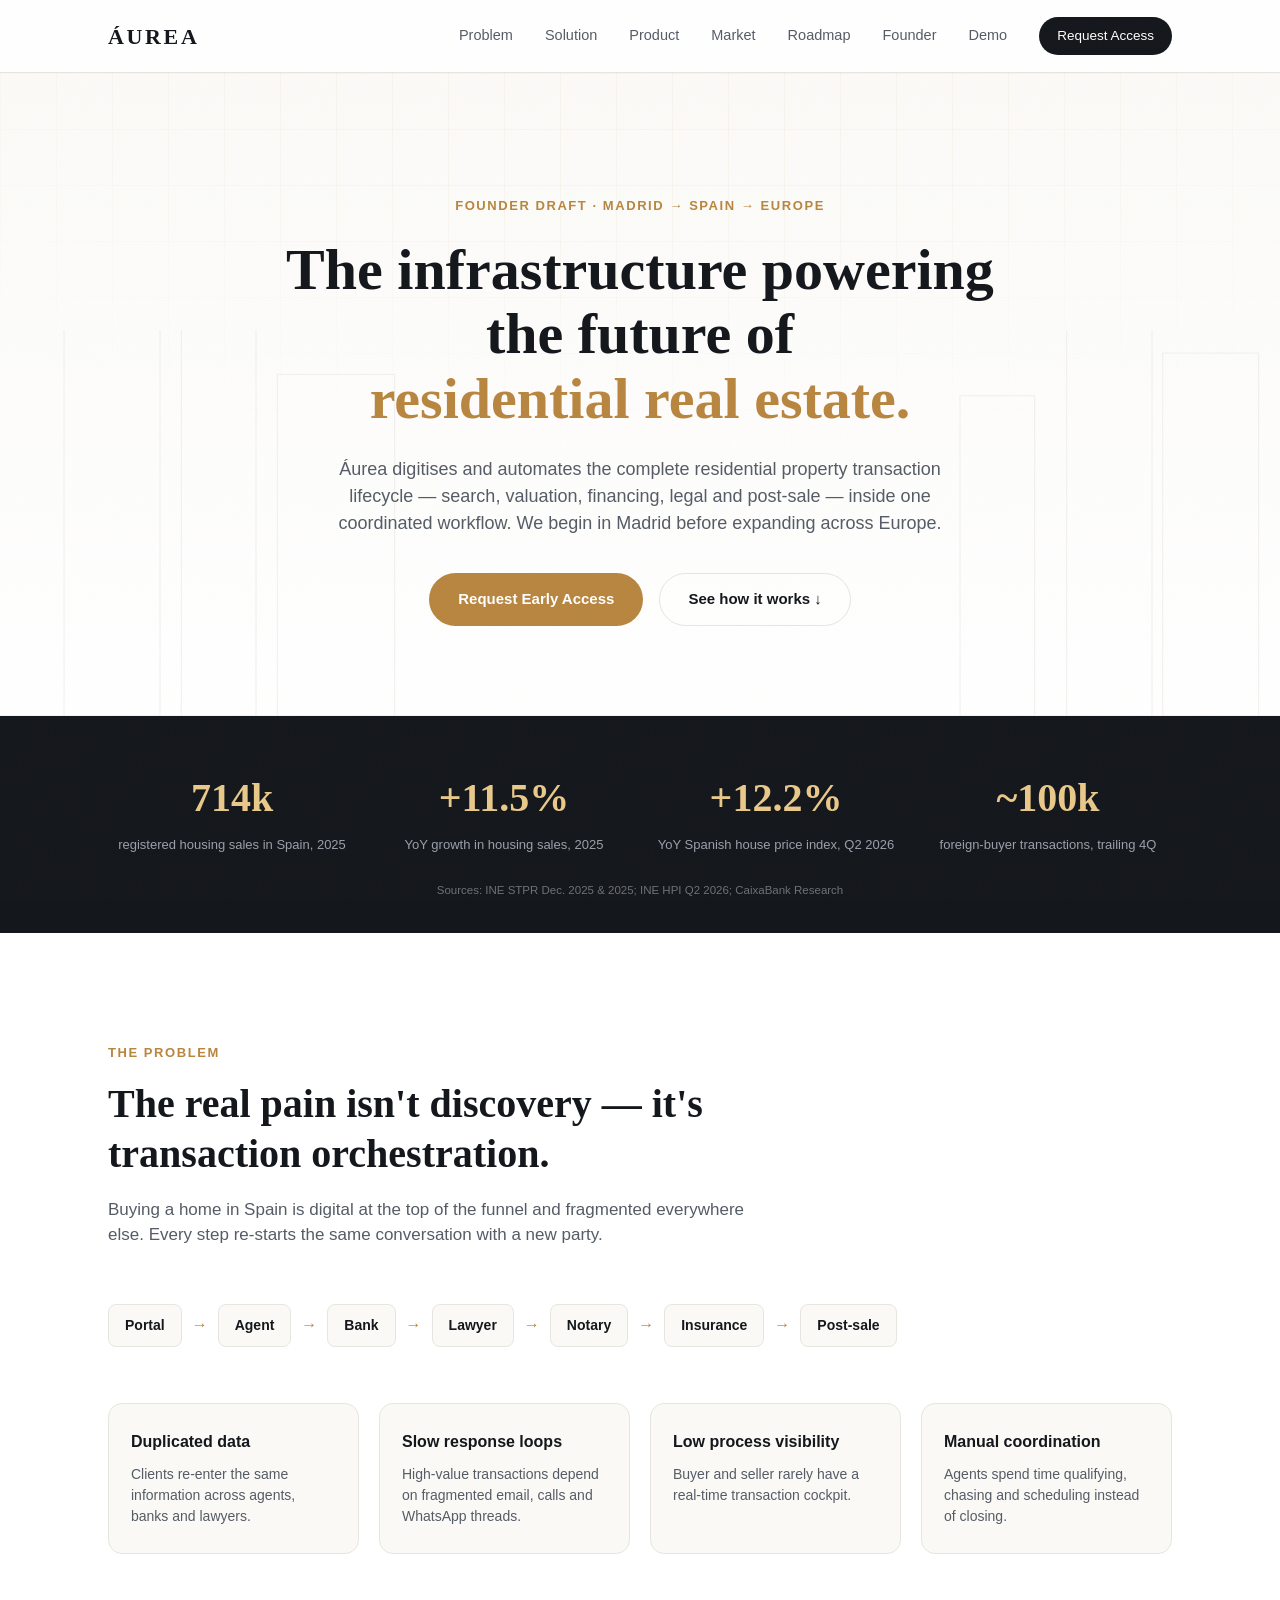
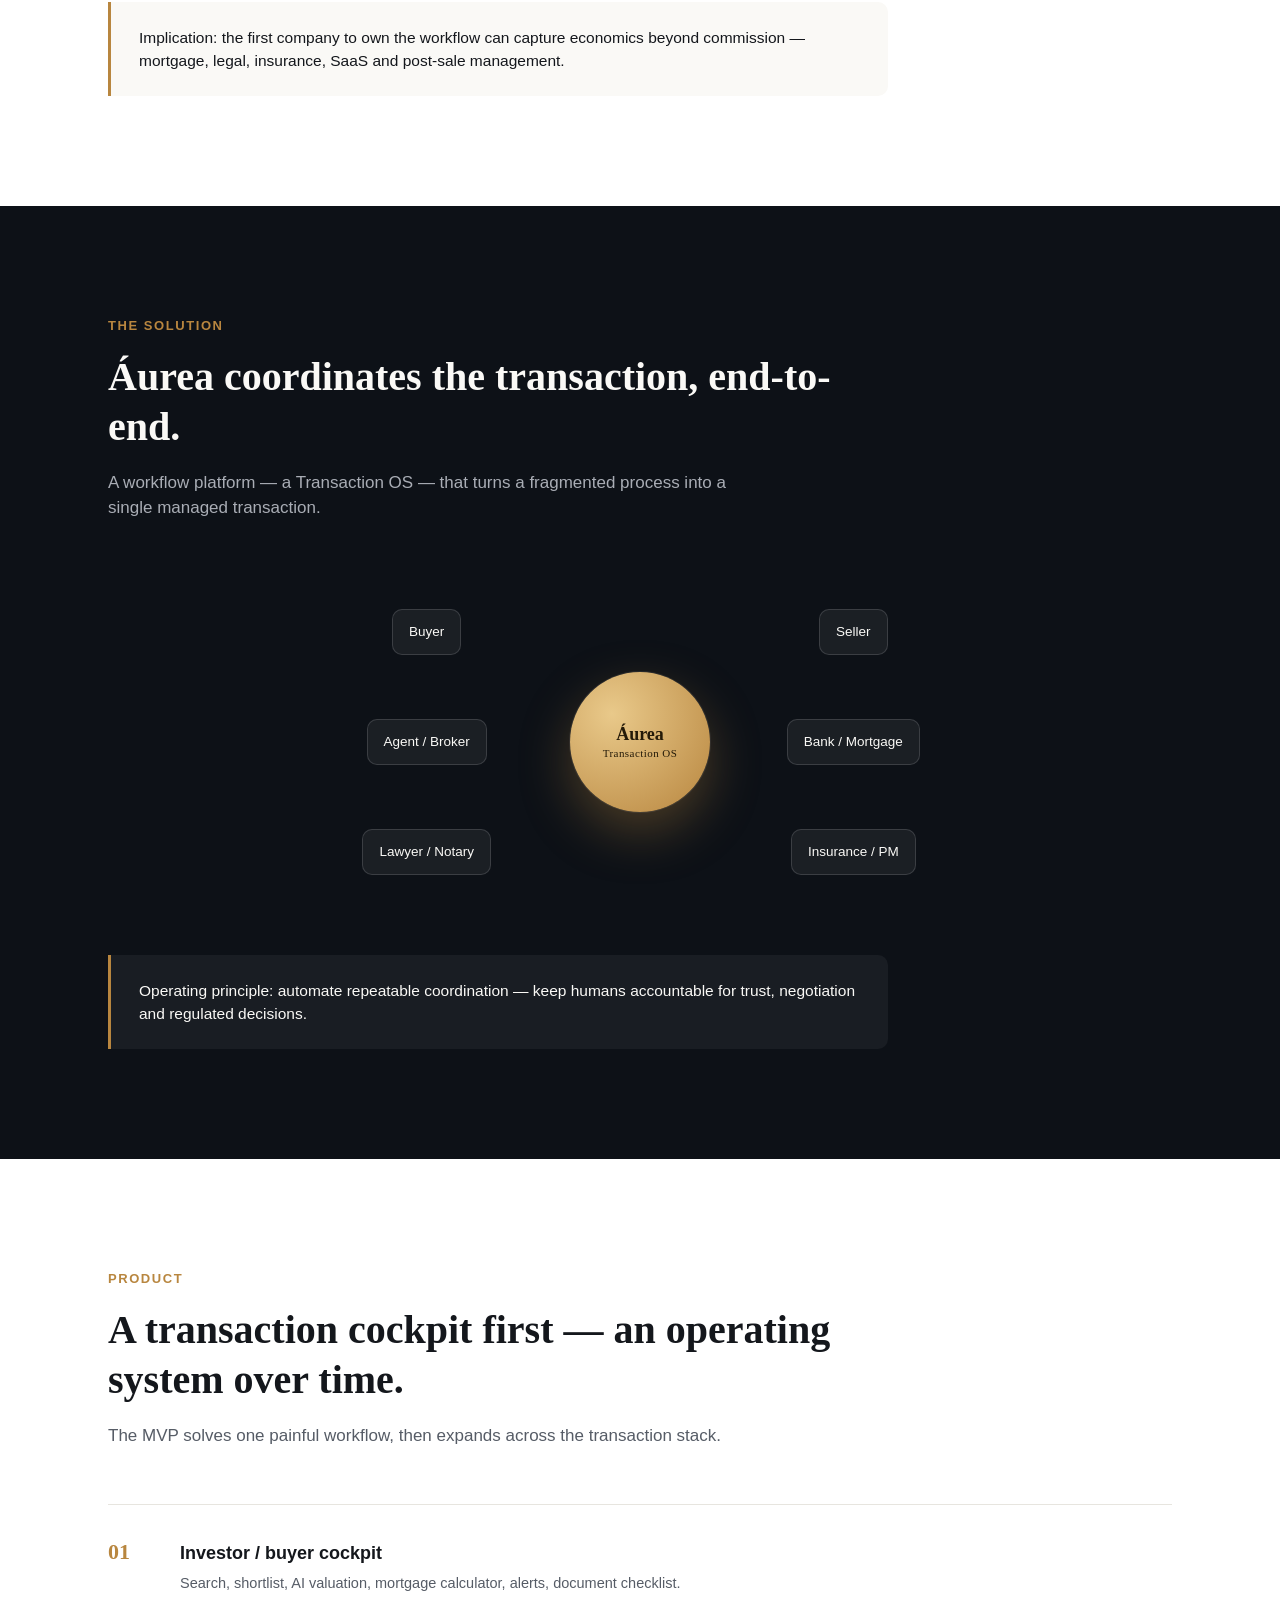
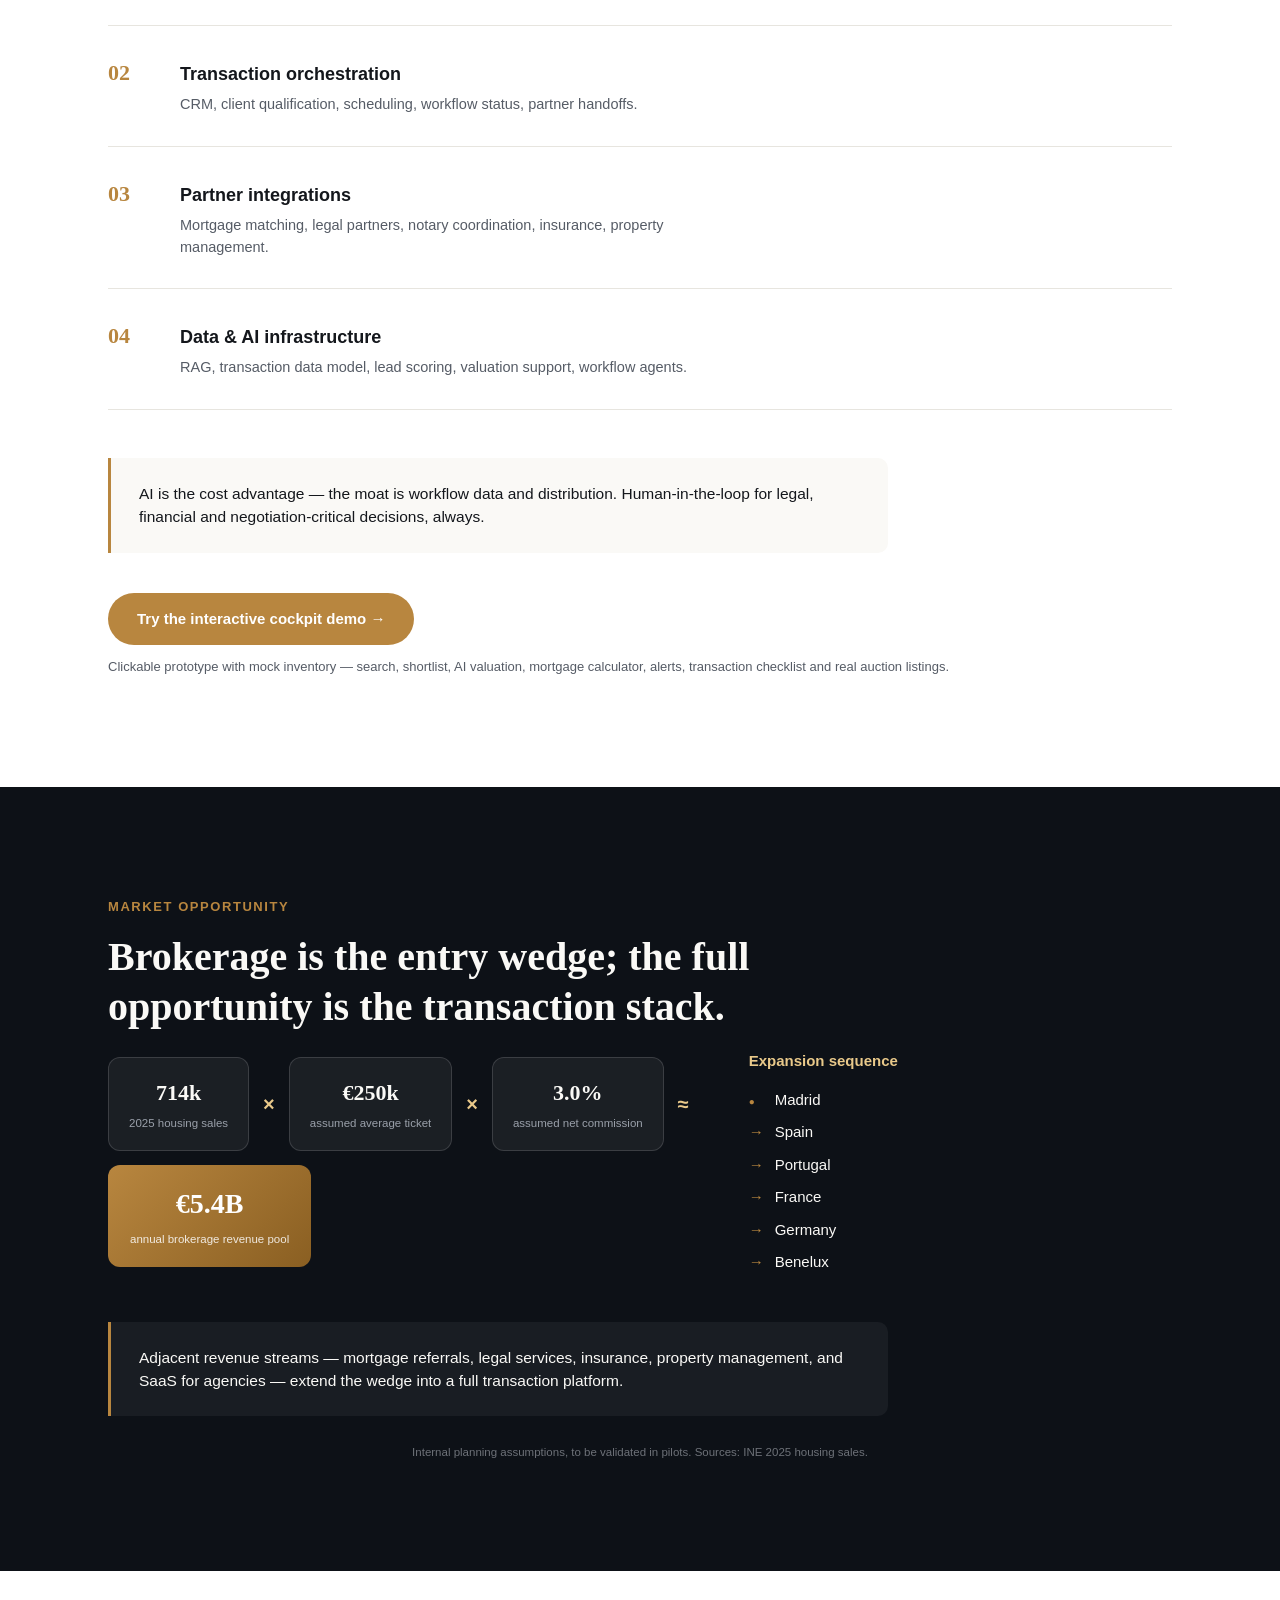
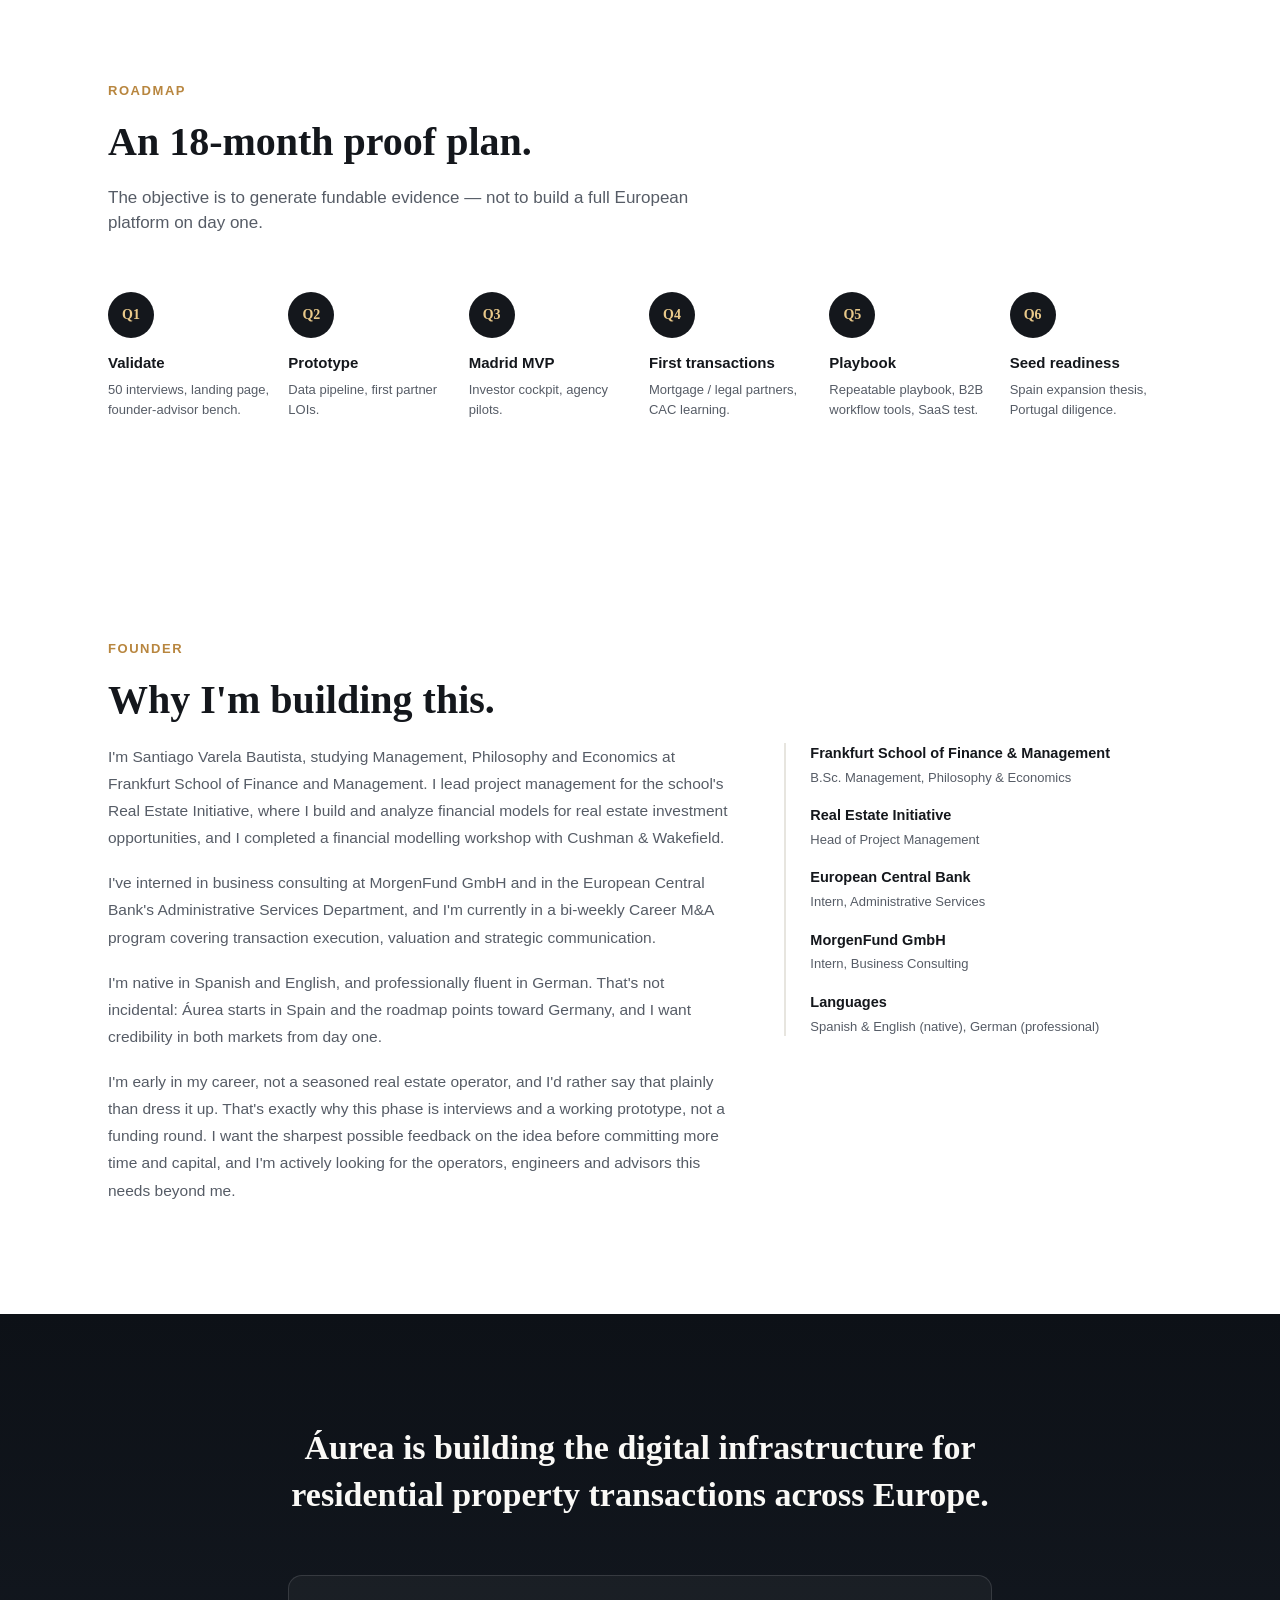
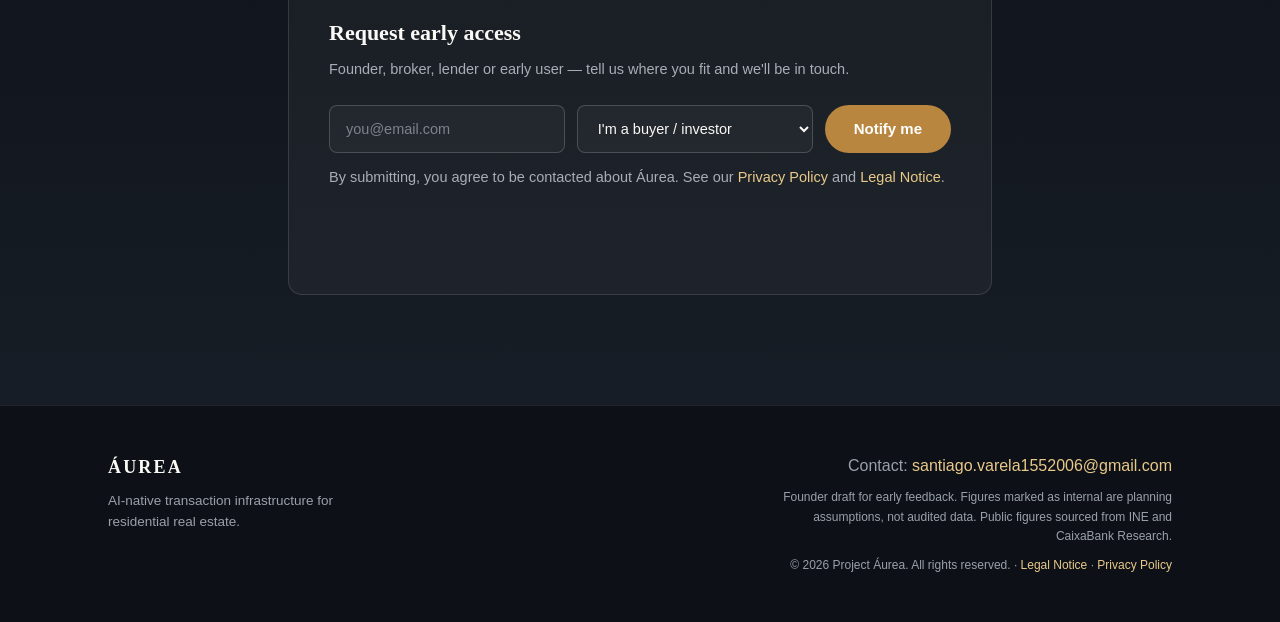
<file: index.html>
<!DOCTYPE html>
<html lang="en">
<head>
<meta charset="UTF-8">
<meta name="viewport" content="width=device-width, initial-scale=1.0">
<title>Áurea — AI-Native Transaction Infrastructure for Residential Real Estate</title>
<meta name="description" content="Áurea digitises and automates the complete residential property transaction lifecycle, starting in Madrid, expanding across Europe.">
<link rel="icon" href="data:image/svg+xml,<svg xmlns=%22http://www.w3.org/2000/svg%22 viewBox=%220 0 100 100%22><text y=%22.9em%22 font-size=%2290%22 fill=%22%23c9a35a%22>A</text></svg>">

<meta property="og:type" content="website">
<meta property="og:title" content="Áurea — AI-Native Transaction Infrastructure for Residential Real Estate">
<meta property="og:description" content="Áurea digitises and automates the complete residential property transaction lifecycle, starting in Madrid, expanding across Europe.">
<meta property="og:image" content="og-image.svg">
<meta name="twitter:card" content="summary_large_image">
<meta name="twitter:title" content="Áurea — AI-Native Transaction Infrastructure for Residential Real Estate">
<meta name="twitter:description" content="Áurea digitises and automates the complete residential property transaction lifecycle, starting in Madrid, expanding across Europe.">
<meta name="twitter:image" content="og-image.svg">

<link rel="stylesheet" href="styles.css">
</head>
<body>

<div class="noise-overlay"></div>

<header class="site-header" id="header">
  <div class="container header-inner">
    <a href="#top" class="logo">ÁUREA</a>
    <nav class="main-nav" id="main-nav">
      <a href="#problem">Problem</a>
      <a href="#solution">Solution</a>
      <a href="#product">Product</a>
      <a href="#market">Market</a>
      <a href="#roadmap">Roadmap</a>
      <a href="#founder">Founder</a>
      <a href="cockpit/index.html">Demo</a>
      <a href="#contact" class="nav-cta">Request Access</a>
    </nav>
    <button class="nav-toggle" id="nav-toggle" aria-label="Toggle menu">
      <span></span><span></span><span></span>
    </button>
  </div>
</header>

<main id="top">

  <!-- HERO -->
  <section class="hero">
    <div class="hero-bg" aria-hidden="true">
      <svg viewBox="0 0 1200 800" preserveAspectRatio="xMidYMax slice" class="skyline">
        <g fill="none" stroke="currentColor" stroke-width="1">
          <rect x="60" y="420" width="90" height="380"/>
          <rect x="170" y="340" width="70" height="460"/>
          <rect x="260" y="480" width="110" height="320"/>
          <rect x="1000" y="380" width="80" height="420"/>
          <rect x="1090" y="460" width="90" height="340"/>
          <rect x="900" y="500" width="70" height="300"/>
          <line x1="0" y1="800" x2="1200" y2="800"/>
        </g>
      </svg>
      <div class="grid-lines"></div>
    </div>
    <div class="container hero-inner reveal">
      <p class="eyebrow">Founder draft &middot; Madrid &rarr; Spain &rarr; Europe</p>
      <h1>The infrastructure powering the future of<br><span class="accent">residential real estate.</span></h1>
      <p class="hero-sub">Áurea digitises and automates the complete residential property transaction
        lifecycle — search, valuation, financing, legal and post-sale — inside one coordinated workflow.
        We begin in Madrid before expanding across Europe.</p>
      <div class="hero-actions">
        <a href="#contact" class="btn btn-primary">Request Early Access</a>
        <a href="#solution" class="btn btn-ghost">See how it works ↓</a>
      </div>
    </div>
  </section>

  <!-- STATS BAR -->
  <section class="stats-bar reveal">
    <div class="container stats-grid">
      <div class="stat">
        <span class="stat-num">714k</span>
        <span class="stat-label">registered housing sales in Spain, 2025</span>
      </div>
      <div class="stat">
        <span class="stat-num">+11.5%</span>
        <span class="stat-label">YoY growth in housing sales, 2025</span>
      </div>
      <div class="stat">
        <span class="stat-num">+12.2%</span>
        <span class="stat-label">YoY Spanish house price index, Q2 2026</span>
      </div>
      <div class="stat">
        <span class="stat-num">~100k</span>
        <span class="stat-label">foreign-buyer transactions, trailing 4Q</span>
      </div>
    </div>
    <p class="container stats-source">Sources: INE STPR Dec. 2025 &amp; 2025; INE HPI Q2 2026; CaixaBank Research</p>
  </section>

  <!-- PROBLEM -->
  <section class="section" id="problem">
    <div class="container">
      <p class="section-eyebrow reveal">The Problem</p>
      <h2 class="section-title reveal">The real pain isn't discovery — it's transaction orchestration.</h2>
      <p class="section-lead reveal">Buying a home in Spain is digital at the top of the funnel and fragmented
        everywhere else. Every step re-starts the same conversation with a new party.</p>

      <div class="journey reveal" aria-label="Fragmented buyer journey">
        <span>Portal</span><i>→</i><span>Agent</span><i>→</i><span>Bank</span><i>→</i>
        <span>Lawyer</span><i>→</i><span>Notary</span><i>→</i><span>Insurance</span><i>→</i><span>Post-sale</span>
      </div>

      <div class="card-grid reveal">
        <div class="pain-card">
          <h3>Duplicated data</h3>
          <p>Clients re-enter the same information across agents, banks and lawyers.</p>
        </div>
        <div class="pain-card">
          <h3>Slow response loops</h3>
          <p>High-value transactions depend on fragmented email, calls and WhatsApp threads.</p>
        </div>
        <div class="pain-card">
          <h3>Low process visibility</h3>
          <p>Buyer and seller rarely have a real-time transaction cockpit.</p>
        </div>
        <div class="pain-card">
          <h3>Manual coordination</h3>
          <p>Agents spend time qualifying, chasing and scheduling instead of closing.</p>
        </div>
      </div>

      <p class="callout reveal">Implication: the first company to own the workflow can capture economics
        beyond commission — mortgage, legal, insurance, SaaS and post-sale management.</p>
    </div>
  </section>

  <!-- SOLUTION -->
  <section class="section section-dark" id="solution">
    <div class="container">
      <p class="section-eyebrow reveal">The Solution</p>
      <h2 class="section-title reveal">Áurea coordinates the transaction, end-to-end.</h2>
      <p class="section-lead reveal">A workflow platform — a Transaction OS — that turns a fragmented process
        into a single managed transaction.</p>

      <div class="hub-diagram reveal">
        <div class="hub-center">Áurea<br><span>Transaction OS</span></div>
        <div class="hub-node n1">Buyer</div>
        <div class="hub-node n2">Seller</div>
        <div class="hub-node n3">Agent / Broker</div>
        <div class="hub-node n4">Bank / Mortgage</div>
        <div class="hub-node n5">Lawyer / Notary</div>
        <div class="hub-node n6">Insurance / PM</div>
      </div>

      <p class="callout callout-light reveal">Operating principle: automate repeatable coordination — keep
        humans accountable for trust, negotiation and regulated decisions.</p>
    </div>
  </section>

  <!-- PRODUCT -->
  <section class="section" id="product">
    <div class="container">
      <p class="section-eyebrow reveal">Product</p>
      <h2 class="section-title reveal">A transaction cockpit first — an operating system over time.</h2>
      <p class="section-lead reveal">The MVP solves one painful workflow, then expands across the transaction stack.</p>

      <div class="layer-list reveal">
        <div class="layer-row">
          <span class="layer-num">01</span>
          <div>
            <h3>Investor / buyer cockpit</h3>
            <p>Search, shortlist, AI valuation, mortgage calculator, alerts, document checklist.</p>
          </div>
        </div>
        <div class="layer-row">
          <span class="layer-num">02</span>
          <div>
            <h3>Transaction orchestration</h3>
            <p>CRM, client qualification, scheduling, workflow status, partner handoffs.</p>
          </div>
        </div>
        <div class="layer-row">
          <span class="layer-num">03</span>
          <div>
            <h3>Partner integrations</h3>
            <p>Mortgage matching, legal partners, notary coordination, insurance, property management.</p>
          </div>
        </div>
        <div class="layer-row">
          <span class="layer-num">04</span>
          <div>
            <h3>Data &amp; AI infrastructure</h3>
            <p>RAG, transaction data model, lead scoring, valuation support, workflow agents.</p>
          </div>
        </div>
      </div>

      <p class="callout reveal">AI is the cost advantage — the moat is workflow data and distribution.
        Human-in-the-loop for legal, financial and negotiation-critical decisions, always.</p>

      <div class="reveal" style="margin-top:40px;">
        <a href="cockpit/index.html" class="btn btn-primary">Try the interactive cockpit demo →</a>
        <p style="margin-top:12px; font-size:13px; color:var(--ink-soft);">Clickable prototype with mock inventory — search, shortlist, AI valuation, mortgage calculator, alerts, transaction checklist and real auction listings.</p>
      </div>
    </div>
  </section>

  <!-- MARKET -->
  <section class="section section-dark" id="market">
    <div class="container">
      <p class="section-eyebrow reveal">Market Opportunity</p>
      <h2 class="section-title reveal">Brokerage is the entry wedge; the full opportunity is the transaction stack.</h2>

      <div class="market-grid reveal">
        <div class="market-calc">
          <div class="calc-row"><span>714k</span><small>2025 housing sales</small></div>
          <div class="calc-op">×</div>
          <div class="calc-row"><span>€250k</span><small>assumed average ticket</small></div>
          <div class="calc-op">×</div>
          <div class="calc-row"><span>3.0%</span><small>assumed net commission</small></div>
          <div class="calc-op">≈</div>
          <div class="calc-result"><span>€5.4B</span><small>annual brokerage revenue pool</small></div>
        </div>

        <div class="expansion-path">
          <h3>Expansion sequence</h3>
          <ol>
            <li>Madrid</li>
            <li>Spain</li>
            <li>Portugal</li>
            <li>France</li>
            <li>Germany</li>
            <li>Benelux</li>
          </ol>
        </div>
      </div>

      <p class="callout callout-light reveal">Adjacent revenue streams — mortgage referrals, legal services,
        insurance, property management, and SaaS for agencies — extend the wedge into a full transaction platform.</p>
      <p class="stats-source reveal">Internal planning assumptions, to be validated in pilots. Sources: INE 2025 housing sales.</p>
    </div>
  </section>

  <!-- ROADMAP -->
  <section class="section" id="roadmap">
    <div class="container">
      <p class="section-eyebrow reveal">Roadmap</p>
      <h2 class="section-title reveal">An 18-month proof plan.</h2>
      <p class="section-lead reveal">The objective is to generate fundable evidence — not to build a full
        European platform on day one.</p>

      <div class="timeline reveal">
        <div class="tl-item">
          <div class="tl-marker">Q1</div>
          <div class="tl-content"><h3>Validate</h3><p>50 interviews, landing page, founder-advisor bench.</p></div>
        </div>
        <div class="tl-item">
          <div class="tl-marker">Q2</div>
          <div class="tl-content"><h3>Prototype</h3><p>Data pipeline, first partner LOIs.</p></div>
        </div>
        <div class="tl-item">
          <div class="tl-marker">Q3</div>
          <div class="tl-content"><h3>Madrid MVP</h3><p>Investor cockpit, agency pilots.</p></div>
        </div>
        <div class="tl-item">
          <div class="tl-marker">Q4</div>
          <div class="tl-content"><h3>First transactions</h3><p>Mortgage / legal partners, CAC learning.</p></div>
        </div>
        <div class="tl-item">
          <div class="tl-marker">Q5</div>
          <div class="tl-content"><h3>Playbook</h3><p>Repeatable playbook, B2B workflow tools, SaaS test.</p></div>
        </div>
        <div class="tl-item">
          <div class="tl-marker">Q6</div>
          <div class="tl-content"><h3>Seed readiness</h3><p>Spain expansion thesis, Portugal diligence.</p></div>
        </div>
      </div>
    </div>
  </section>

  <!-- FOUNDER -->
  <section class="section" id="founder">
    <div class="container">
      <p class="section-eyebrow reveal">Founder</p>
      <h2 class="section-title reveal">Why I'm building this.</h2>

      <div class="founder-grid reveal">
        <div class="founder-bio">
          <p>I'm Santiago Varela Bautista, studying Management, Philosophy and Economics at Frankfurt School of Finance and Management. I lead project management for the school's Real Estate Initiative, where I build and analyze financial models for real estate investment opportunities, and I completed a financial modelling workshop with Cushman &amp; Wakefield.</p>
          <p>I've interned in business consulting at MorgenFund GmbH and in the European Central Bank's Administrative Services Department, and I'm currently in a bi-weekly Career M&amp;A program covering transaction execution, valuation and strategic communication.</p>
          <p>I'm native in Spanish and English, and professionally fluent in German. That's not incidental: Áurea starts in Spain and the roadmap points toward Germany, and I want credibility in both markets from day one.</p>
          <p>I'm early in my career, not a seasoned real estate operator, and I'd rather say that plainly than dress it up. That's exactly why this phase is interviews and a working prototype, not a funding round. I want the sharpest possible feedback on the idea before committing more time and capital, and I'm actively looking for the operators, engineers and advisors this needs beyond me.</p>
        </div>
        <div class="founder-credentials">
          <div class="credential-item"><strong>Frankfurt School of Finance &amp; Management</strong><span>B.Sc. Management, Philosophy &amp; Economics</span></div>
          <div class="credential-item"><strong>Real Estate Initiative</strong><span>Head of Project Management</span></div>
          <div class="credential-item"><strong>European Central Bank</strong><span>Intern, Administrative Services</span></div>
          <div class="credential-item"><strong>MorgenFund GmbH</strong><span>Intern, Business Consulting</span></div>
          <div class="credential-item"><strong>Languages</strong><span>Spanish &amp; English (native), German (professional)</span></div>
        </div>
      </div>
    </div>
  </section>

  <!-- VISION / CTA -->
  <section class="vision reveal">
    <div class="container vision-inner">
      <h2>Áurea is building the digital infrastructure for<br>residential property transactions across Europe.</h2>
      <div id="contact" class="contact-card">
        <h3>Request early access</h3>
        <p>Founder, broker, lender or early user — tell us where you fit and we'll be in touch.</p>
        <form id="access-form" class="access-form">
          <input type="email" id="email-input" name="email" placeholder="you@email.com" required autocomplete="email">
          <select id="role-input" name="role">
            <option value="Prospective buyer/investor">I'm a buyer / investor</option>
            <option value="Agency / broker">I'm an agency / broker</option>
            <option value="Mortgage / legal / insurance partner">I'm a potential partner</option>
            <option value="Investor / advisor">I'm an investor / advisor</option>
            <option value="Other">Other</option>
          </select>
          <button type="submit" class="btn btn-primary">Notify me</button>
        </form>
        <p class="form-consent">By submitting, you agree to be contacted about Áurea. See our <a href="privacy.html">Privacy Policy</a> and <a href="legal-notice.html">Legal Notice</a>.</p>
        <p id="form-note" class="form-note"></p>
      </div>
    </div>
  </section>

</main>

<footer class="site-footer">
  <div class="container footer-inner">
    <div>
      <span class="logo small">ÁUREA</span>
      <p class="footer-tag">AI-native transaction infrastructure for residential real estate.</p>
    </div>
    <div class="footer-meta">
      <p>Contact: <a href="mailto:santiago.varela1552006@gmail.com">santiago.varela1552006@gmail.com</a></p>
      <p class="footer-disclaimer">Founder draft for early feedback. Figures marked as internal are planning
        assumptions, not audited data. Public figures sourced from INE and CaixaBank Research.</p>
      <p class="footer-copy">© <span id="year"></span> Project Áurea. All rights reserved. &middot; <a href="legal-notice.html">Legal Notice</a> &middot; <a href="privacy.html">Privacy Policy</a></p>
    </div>
  </div>
</footer>

<script src="script.js"></script>
</body>
</html>
</file>
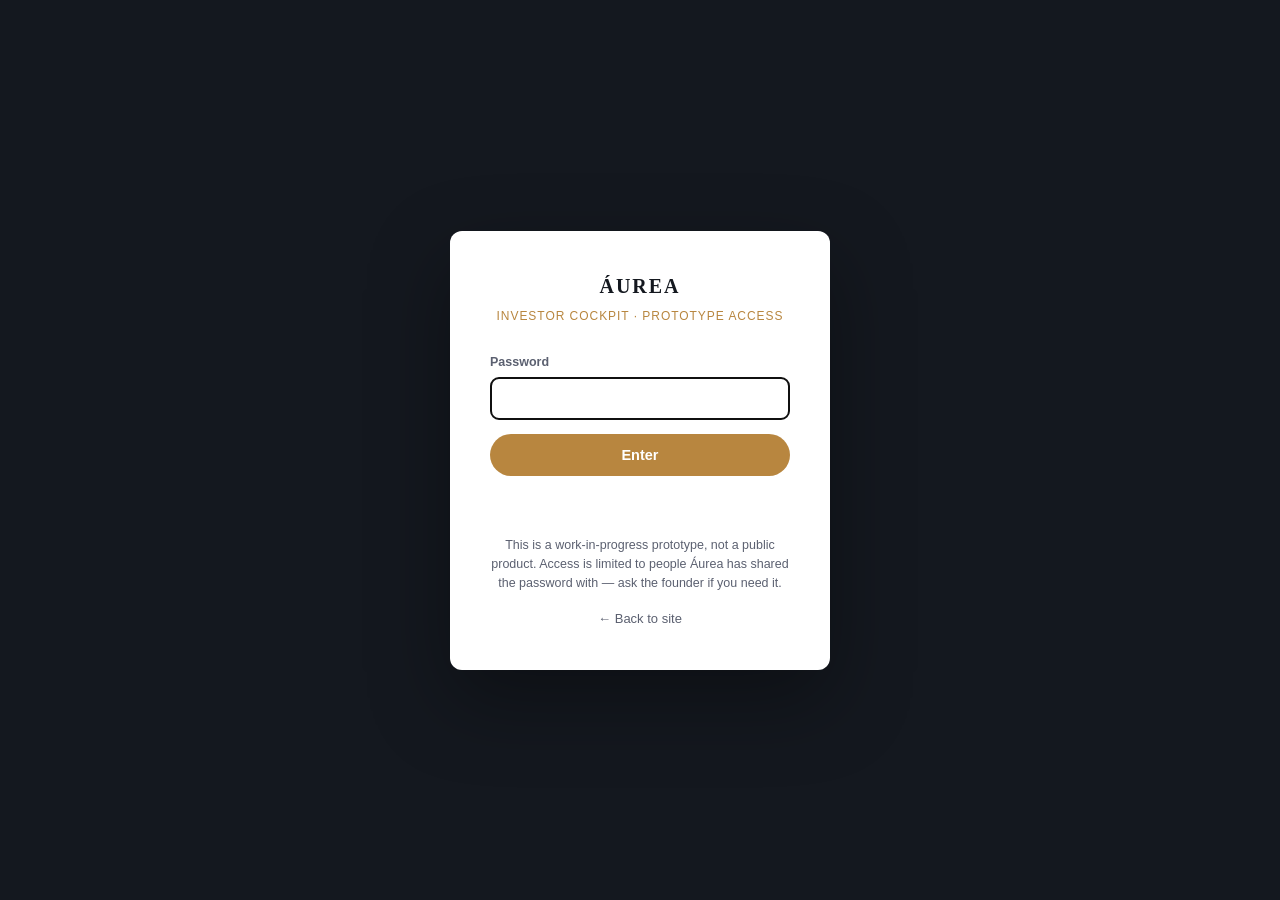
<file: cockpit/index.html>
<!DOCTYPE html>
<html lang="en">
<head>
<meta charset="UTF-8">
<meta name="viewport" content="width=device-width, initial-scale=1.0">
<title>Áurea Cockpit — Sign in</title>
<meta name="robots" content="noindex, nofollow">
<link rel="icon" href="data:image/svg+xml,<svg xmlns=%22http://www.w3.org/2000/svg%22 viewBox=%220 0 100 100%22><text y=%22.9em%22 font-size=%2290%22 fill=%22%23c9a35a%22>A</text></svg>">
<link rel="stylesheet" href="styles.css">
</head>
<body class="auth-body">
  <div class="auth-card">
    <span class="cockpit-logo" style="color:var(--dark);">ÁUREA</span>
    <p class="cockpit-tag" style="color:var(--gold);">Investor Cockpit &middot; prototype access</p>

    <form id="auth-form">
      <label class="auth-label" for="auth-password">Password</label>
      <input type="password" id="auth-password" name="password" autocomplete="current-password" autofocus>
      <button type="submit" class="btn btn-primary btn-full" style="margin-top:14px;">Enter</button>
      <p id="auth-error" class="auth-error"></p>
    </form>

    <p class="auth-note">This is a work-in-progress prototype, not a public product. Access is limited to people Áurea has shared the password with — ask the founder if you need it.</p>
    <a href="../index.html" class="back-to-site" style="color:var(--ink-soft);">&larr; Back to site</a>
  </div>

  <script src="auth.js"></script>
  <script>
    document.getElementById("auth-form").addEventListener("submit", function (e) {
      e.preventDefault();
      var input = document.getElementById("auth-password");
      var errorEl = document.getElementById("auth-error");
      sha256Hex(input.value).then(function (hash) {
        if (hash === AUTH_PASSWORD_HASH) {
          grantAuth();
          window.location.href = "Delta%201.0.html";
        } else {
          errorEl.textContent = "Incorrect password. Try again.";
          input.value = "";
          input.focus();
        }
      });
    });

    // Already signed in this session — skip straight to the app.
    if (isAuthed()) {
      window.location.replace("Delta%201.0.html");
    }
  </script>
</body>
</html>
</file>
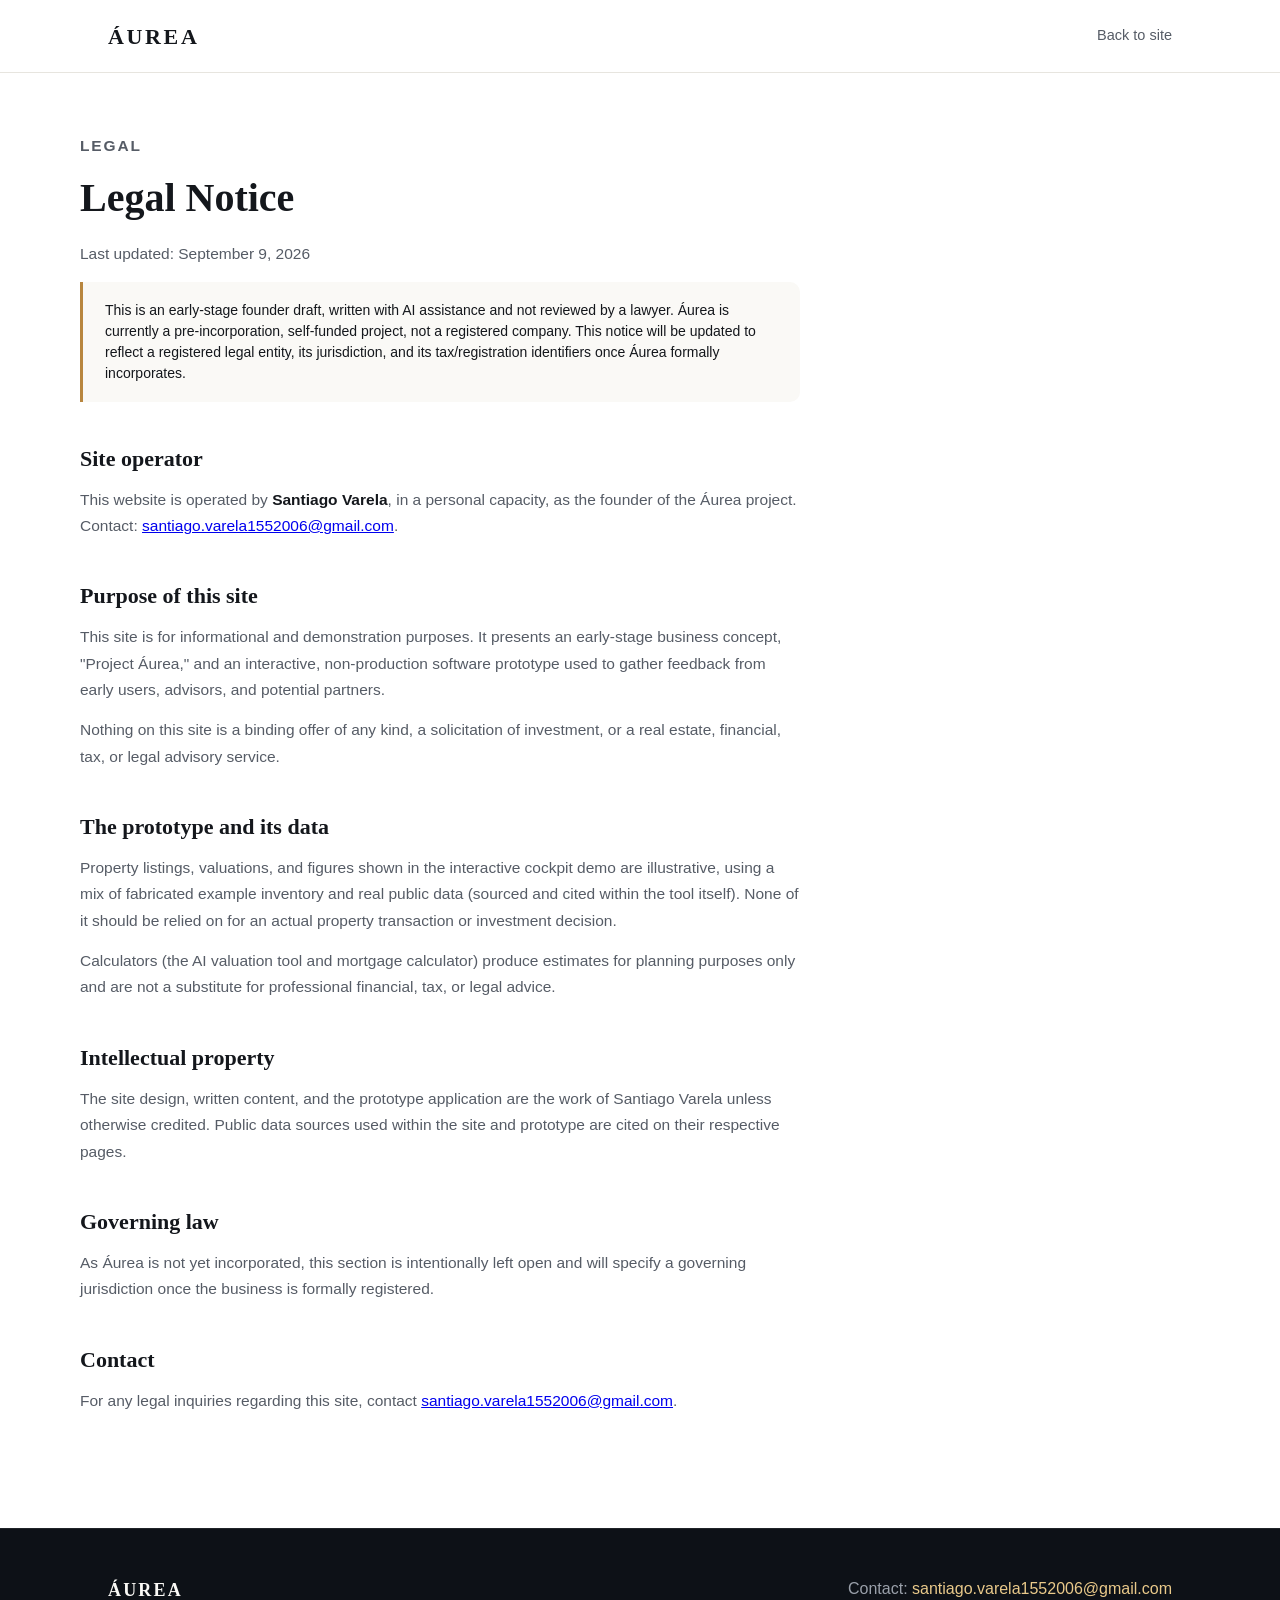
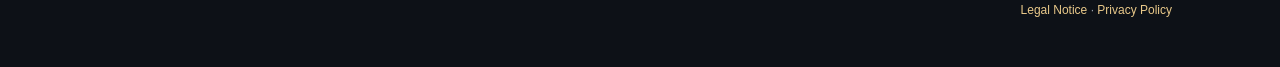
<file: legal-notice.html>
<!DOCTYPE html>
<html lang="en">
<head>
<meta charset="UTF-8">
<meta name="viewport" content="width=device-width, initial-scale=1.0">
<title>Legal Notice — Áurea</title>
<meta name="robots" content="noindex, nofollow">
<link rel="icon" href="data:image/svg+xml,<svg xmlns=%22http://www.w3.org/2000/svg%22 viewBox=%220 0 100 100%22><text y=%22.9em%22 font-size=%2290%22 fill=%22%23c9a35a%22>A</text></svg>">
<link rel="stylesheet" href="styles.css">
<style>
  .legal-page { padding: 60px 0 100px; }
  .legal-content { max-width: 720px; }
  .legal-content h2 { font-family: var(--ff-serif); font-size: 22px; margin: 40px 0 12px; }
  .legal-content h2:first-of-type { margin-top: 0; }
  .legal-content p, .legal-content li { font-size: 15.5px; line-height: 1.7; color: var(--ink-soft); margin-bottom: 14px; }
  .legal-content ul { padding-left: 20px; margin-bottom: 14px; }
  .legal-content strong { color: var(--ink); }
  .legal-note {
    background: var(--cream); border-left: 3px solid var(--gold);
    padding: 18px 22px; border-radius: 0 10px 10px 0; margin-bottom: 40px; font-size: 14px; color: var(--ink);
  }
  .legal-updated { font-size: 13px; color: var(--ink-soft); margin-bottom: 30px; }
</style>
</head>
<body>

<header class="site-header">
  <div class="container header-inner">
    <a href="index.html" class="logo">ÁUREA</a>
    <nav class="main-nav">
      <a href="index.html">Back to site</a>
    </nav>
  </div>
</header>

<main class="container legal-page">
  <div class="legal-content">
    <p class="eyebrow">Legal</p>
    <h1 class="section-title">Legal Notice</h1>
    <p class="legal-updated">Last updated: September 9, 2026</p>

    <div class="legal-note">This is an early-stage founder draft, written with AI assistance and not reviewed by a lawyer. Áurea is currently a pre-incorporation, self-funded project, not a registered company. This notice will be updated to reflect a registered legal entity, its jurisdiction, and its tax/registration identifiers once Áurea formally incorporates.</div>

    <h2>Site operator</h2>
    <p>This website is operated by <strong>Santiago Varela</strong>, in a personal capacity, as the founder of the Áurea project. Contact: <a href="mailto:santiago.varela1552006@gmail.com">santiago.varela1552006@gmail.com</a>.</p>

    <h2>Purpose of this site</h2>
    <p>This site is for informational and demonstration purposes. It presents an early-stage business concept, "Project Áurea," and an interactive, non-production software prototype used to gather feedback from early users, advisors, and potential partners.</p>
    <p>Nothing on this site is a binding offer of any kind, a solicitation of investment, or a real estate, financial, tax, or legal advisory service.</p>

    <h2>The prototype and its data</h2>
    <p>Property listings, valuations, and figures shown in the interactive cockpit demo are illustrative, using a mix of fabricated example inventory and real public data (sourced and cited within the tool itself). None of it should be relied on for an actual property transaction or investment decision.</p>
    <p>Calculators (the AI valuation tool and mortgage calculator) produce estimates for planning purposes only and are not a substitute for professional financial, tax, or legal advice.</p>

    <h2>Intellectual property</h2>
    <p>The site design, written content, and the prototype application are the work of Santiago Varela unless otherwise credited. Public data sources used within the site and prototype are cited on their respective pages.</p>

    <h2>Governing law</h2>
    <p>As Áurea is not yet incorporated, this section is intentionally left open and will specify a governing jurisdiction once the business is formally registered.</p>

    <h2>Contact</h2>
    <p>For any legal inquiries regarding this site, contact <a href="mailto:santiago.varela1552006@gmail.com">santiago.varela1552006@gmail.com</a>.</p>
  </div>
</main>

<footer class="site-footer">
  <div class="container footer-inner">
    <div>
      <span class="logo small">ÁUREA</span>
    </div>
    <div class="footer-meta">
      <p>Contact: <a href="mailto:santiago.varela1552006@gmail.com">santiago.varela1552006@gmail.com</a></p>
      <p class="footer-copy"><a href="legal-notice.html">Legal Notice</a> &middot; <a href="privacy.html">Privacy Policy</a></p>
    </div>
  </div>
</footer>

</body>
</html>
</file>
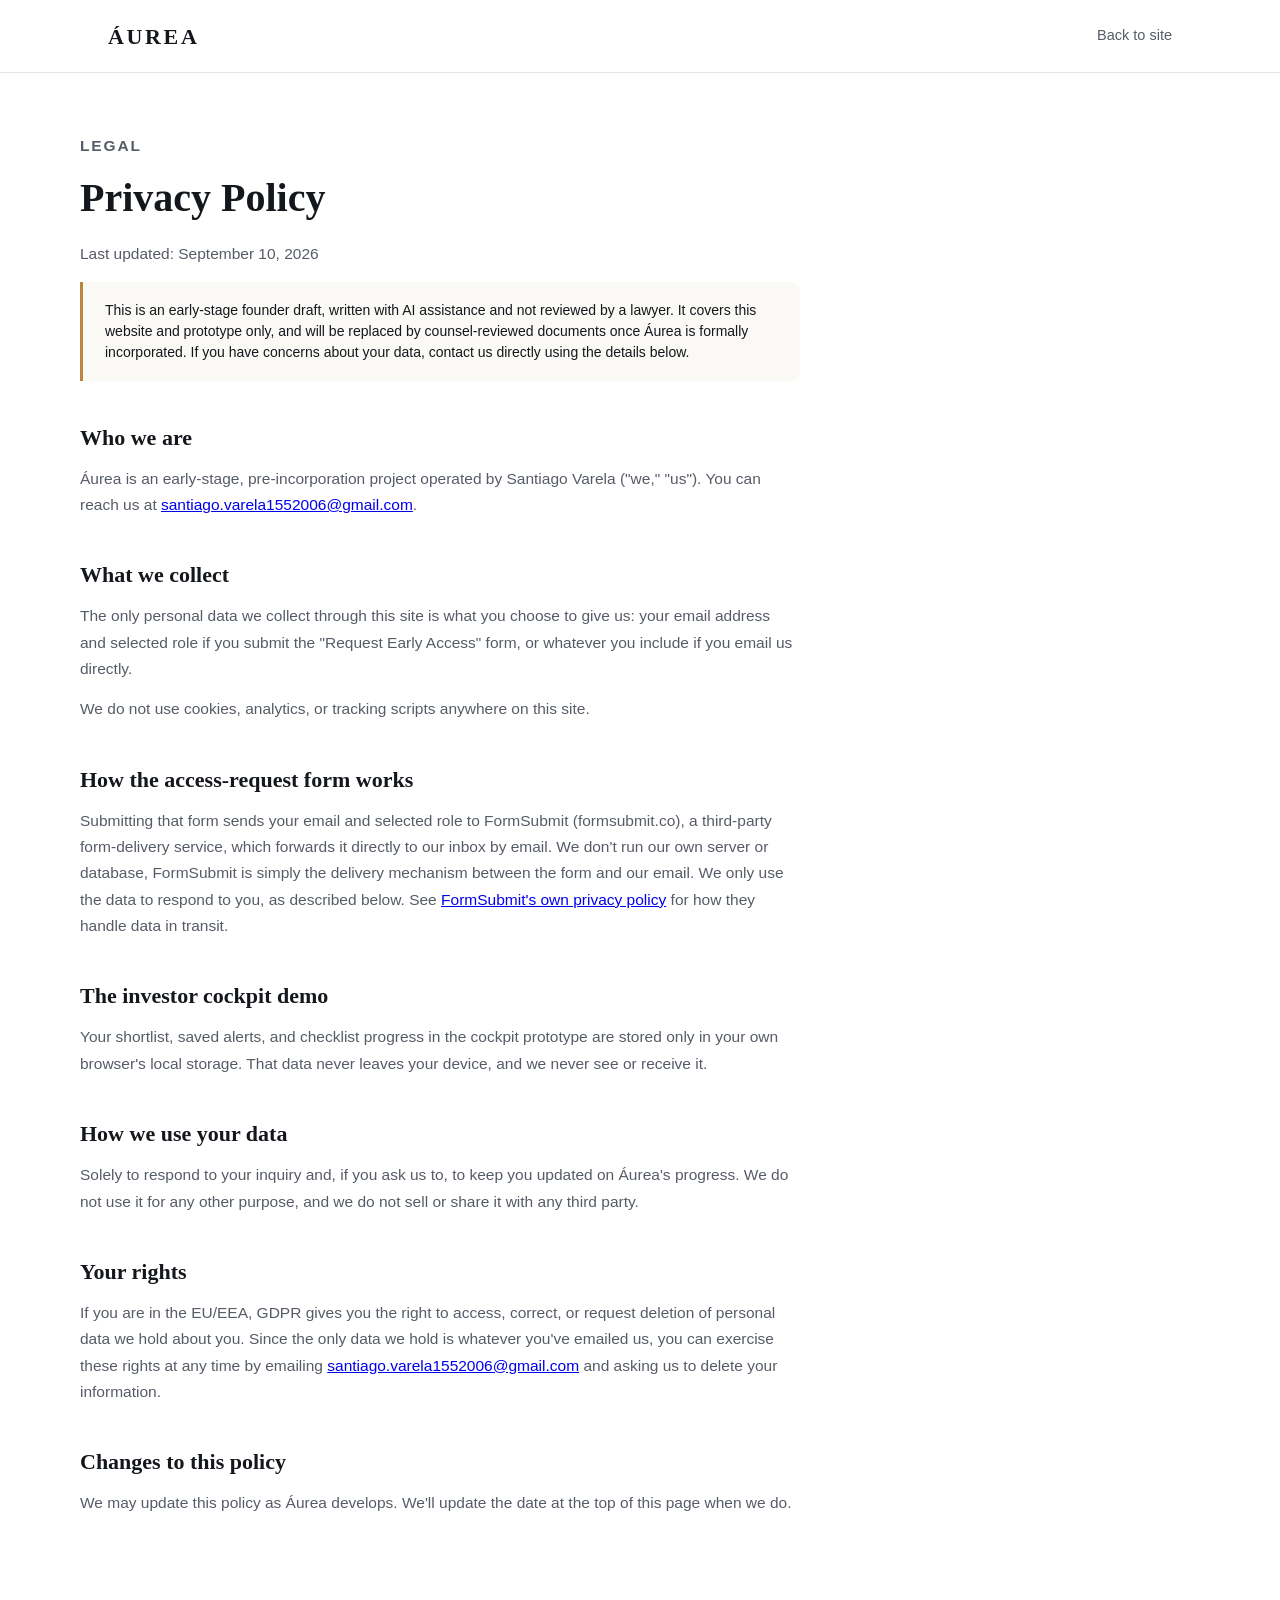
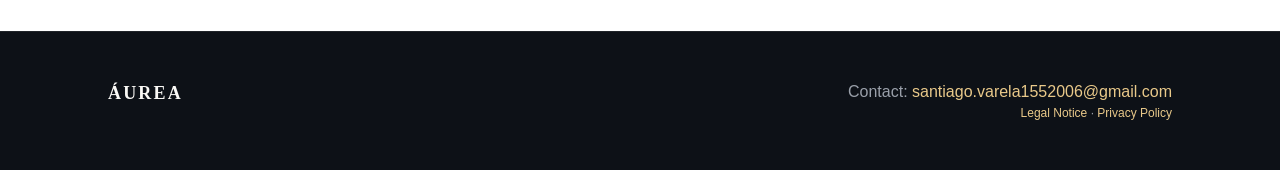
<file: privacy.html>
<!DOCTYPE html>
<html lang="en">
<head>
<meta charset="UTF-8">
<meta name="viewport" content="width=device-width, initial-scale=1.0">
<title>Privacy Policy — Áurea</title>
<meta name="robots" content="noindex, nofollow">
<link rel="icon" href="data:image/svg+xml,<svg xmlns=%22http://www.w3.org/2000/svg%22 viewBox=%220 0 100 100%22><text y=%22.9em%22 font-size=%2290%22 fill=%22%23c9a35a%22>A</text></svg>">
<link rel="stylesheet" href="styles.css">
<style>
  .legal-page { padding: 60px 0 100px; }
  .legal-content { max-width: 720px; }
  .legal-content h2 { font-family: var(--ff-serif); font-size: 22px; margin: 40px 0 12px; }
  .legal-content h2:first-of-type { margin-top: 0; }
  .legal-content p, .legal-content li { font-size: 15.5px; line-height: 1.7; color: var(--ink-soft); margin-bottom: 14px; }
  .legal-content ul { padding-left: 20px; margin-bottom: 14px; }
  .legal-content strong { color: var(--ink); }
  .legal-note {
    background: var(--cream); border-left: 3px solid var(--gold);
    padding: 18px 22px; border-radius: 0 10px 10px 0; margin-bottom: 40px; font-size: 14px; color: var(--ink);
  }
  .legal-updated { font-size: 13px; color: var(--ink-soft); margin-bottom: 30px; }
</style>
</head>
<body>

<header class="site-header">
  <div class="container header-inner">
    <a href="index.html" class="logo">ÁUREA</a>
    <nav class="main-nav">
      <a href="index.html">Back to site</a>
    </nav>
  </div>
</header>

<main class="container legal-page">
  <div class="legal-content">
    <p class="eyebrow">Legal</p>
    <h1 class="section-title">Privacy Policy</h1>
    <p class="legal-updated">Last updated: September 10, 2026</p>

    <div class="legal-note">This is an early-stage founder draft, written with AI assistance and not reviewed by a lawyer. It covers this website and prototype only, and will be replaced by counsel-reviewed documents once Áurea is formally incorporated. If you have concerns about your data, contact us directly using the details below.</div>

    <h2>Who we are</h2>
    <p>Áurea is an early-stage, pre-incorporation project operated by Santiago Varela ("we," "us"). You can reach us at <a href="mailto:santiago.varela1552006@gmail.com">santiago.varela1552006@gmail.com</a>.</p>

    <h2>What we collect</h2>
    <p>The only personal data we collect through this site is what you choose to give us: your email address and selected role if you submit the "Request Early Access" form, or whatever you include if you email us directly.</p>
    <p>We do not use cookies, analytics, or tracking scripts anywhere on this site.</p>

    <h2>How the access-request form works</h2>
    <p>Submitting that form sends your email and selected role to FormSubmit (formsubmit.co), a third-party form-delivery service, which forwards it directly to our inbox by email. We don't run our own server or database, FormSubmit is simply the delivery mechanism between the form and our email. We only use the data to respond to you, as described below. See <a href="https://formsubmit.co/privacy-policy" target="_blank" rel="noopener">FormSubmit's own privacy policy</a> for how they handle data in transit.</p>

    <h2>The investor cockpit demo</h2>
    <p>Your shortlist, saved alerts, and checklist progress in the cockpit prototype are stored only in your own browser's local storage. That data never leaves your device, and we never see or receive it.</p>

    <h2>How we use your data</h2>
    <p>Solely to respond to your inquiry and, if you ask us to, to keep you updated on Áurea's progress. We do not use it for any other purpose, and we do not sell or share it with any third party.</p>

    <h2>Your rights</h2>
    <p>If you are in the EU/EEA, GDPR gives you the right to access, correct, or request deletion of personal data we hold about you. Since the only data we hold is whatever you've emailed us, you can exercise these rights at any time by emailing <a href="mailto:santiago.varela1552006@gmail.com">santiago.varela1552006@gmail.com</a> and asking us to delete your information.</p>

    <h2>Changes to this policy</h2>
    <p>We may update this policy as Áurea develops. We'll update the date at the top of this page when we do.</p>
  </div>
</main>

<footer class="site-footer">
  <div class="container footer-inner">
    <div>
      <span class="logo small">ÁUREA</span>
    </div>
    <div class="footer-meta">
      <p>Contact: <a href="mailto:santiago.varela1552006@gmail.com">santiago.varela1552006@gmail.com</a></p>
      <p class="footer-copy"><a href="legal-notice.html">Legal Notice</a> &middot; <a href="privacy.html">Privacy Policy</a></p>
    </div>
  </div>
</footer>

</body>
</html>
</file>
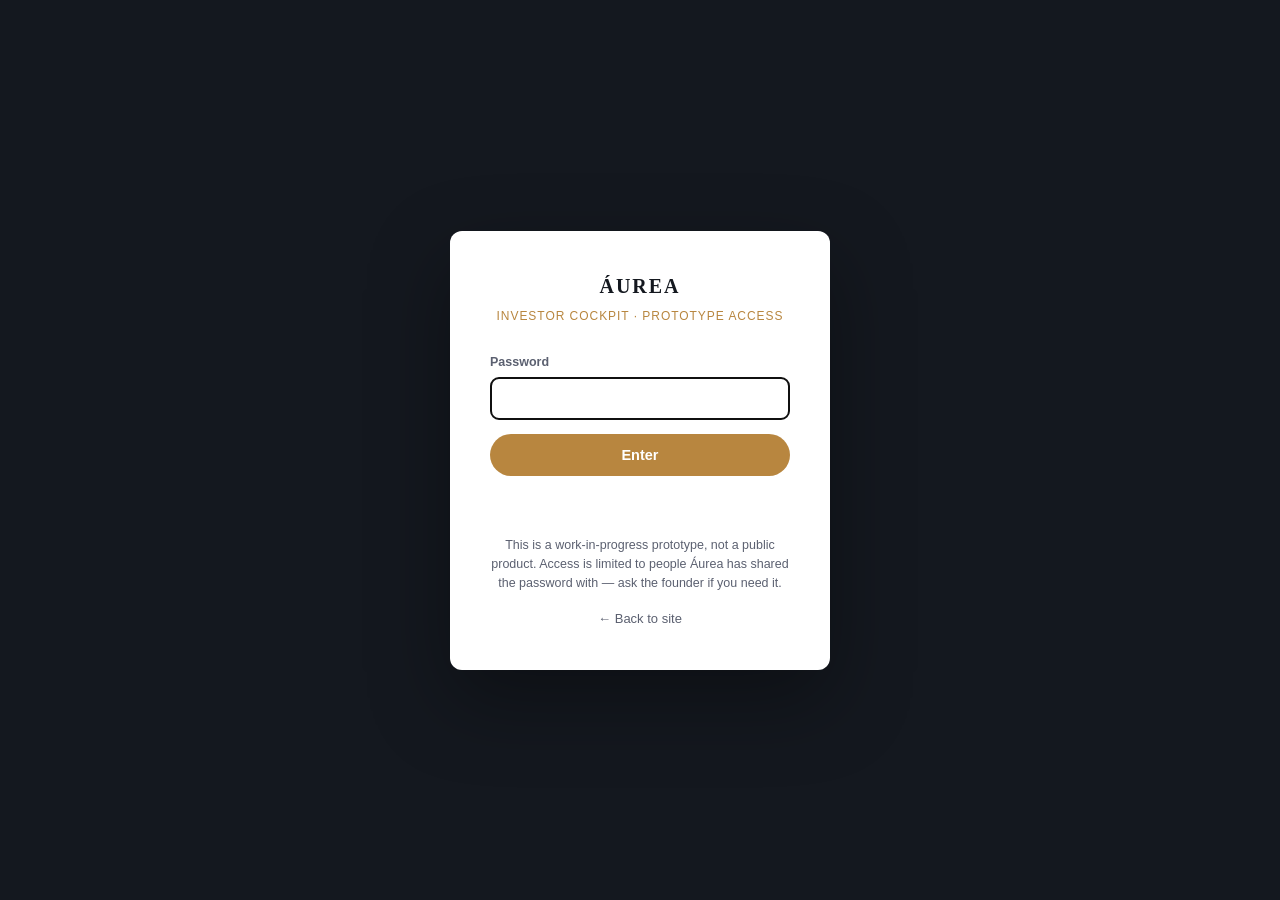
<file: cockpit/Delta 1.0.html>
<!DOCTYPE html>
<html lang="en">
<head>
<meta charset="UTF-8">
<meta name="viewport" content="width=device-width, initial-scale=1.0">
<title>Áurea Investor Cockpit — Prototype</title>
<meta name="description" content="Clickable prototype of the Áurea buyer cockpit: search, shortlist, AI valuation, mortgage calculator, alerts, transaction checklist and real auction listings.">
<link rel="icon" href="data:image/svg+xml,<svg xmlns=%22http://www.w3.org/2000/svg%22 viewBox=%220 0 100 100%22><text y=%22.9em%22 font-size=%2290%22 fill=%22%23c9a35a%22>A</text></svg>">
<link rel="stylesheet" href="styles.css">
<script src="auth.js"></script>
<script>requireAuth();</script>
</head>
<body>
<div class="app-shell">
  <aside class="sidebar" id="sidebar"></aside>
  <main class="main">
    <div class="prototype-banner">Prototype &middot; property listings below are fabricated demo inventory, not live listings. Neighborhood price benchmarks and the address lookup are real public data (sources on the Valuation and Property pages).</div>
    <div id="view"></div>
  </main>
</div>

<script src="data.js"></script>
<script src="store.js"></script>
<script src="views.js"></script>
<script src="app.js"></script>
</body>
</html>
</file>
<file: styles.css>
:root {
  --bg: #ffffff;
  --bg-dark: #0d1117;
  --ink: #14171c;
  --ink-soft: #565c66;
  --line: #e7e5df;
  --gold: #b8863f;
  --gold-light: #e9c98a;
  --cream: #faf9f6;
  --radius: 14px;
  --maxw: 1120px;
  --ff: "Inter", -apple-system, BlinkMacSystemFont, "Segoe UI", Helvetica, Arial, sans-serif;
  --ff-serif: "Georgia", "Times New Roman", serif;
}

* { box-sizing: border-box; margin: 0; padding: 0; }

html { scroll-behavior: smooth; }

body {
  font-family: var(--ff);
  color: var(--ink);
  background: var(--bg);
  line-height: 1.5;
  -webkit-font-smoothing: antialiased;
}

.container {
  max-width: var(--maxw);
  margin: 0 auto;
  padding: 0 28px;
}

.noise-overlay {
  position: fixed;
  inset: 0;
  pointer-events: none;
  z-index: 9999;
  opacity: 0.02;
  background-image: url("data:image/svg+xml,%3Csvg xmlns='http://www.w3.org/2000/svg' width='120' height='120'%3E%3Cfilter id='n'%3E%3CfeTurbulence type='fractalNoise' baseFrequency='0.9' numOctaves='2' stitchTiles='stitch'/%3E%3C/filter%3E%3Crect width='100%25' height='100%25' filter='url(%23n)'/%3E%3C/svg%3E");
}

/* ---------- Header ---------- */
.site-header {
  position: sticky;
  top: 0;
  z-index: 100;
  background: rgba(255,255,255,0.85);
  backdrop-filter: blur(10px);
  border-bottom: 1px solid var(--line);
}

.header-inner {
  display: flex;
  align-items: center;
  justify-content: space-between;
  height: 72px;
}

.logo {
  font-family: var(--ff-serif);
  font-size: 22px;
  letter-spacing: 0.12em;
  font-weight: 700;
  color: var(--ink);
  text-decoration: none;
}
.logo.small { font-size: 18px; color: var(--cream); }

.main-nav {
  display: flex;
  align-items: center;
  gap: 32px;
}

.main-nav a {
  color: var(--ink-soft);
  text-decoration: none;
  font-size: 14.5px;
  font-weight: 500;
  transition: color 0.2s;
}
.main-nav a:hover { color: var(--ink); }

.nav-cta {
  background: var(--ink);
  color: #fff !important;
  padding: 9px 18px;
  border-radius: 30px;
  font-size: 13.5px !important;
}
.nav-cta:hover { background: var(--gold); }

.nav-toggle {
  display: none;
  flex-direction: column;
  gap: 5px;
  background: none;
  border: none;
  cursor: pointer;
  padding: 6px;
}
.nav-toggle span { width: 22px; height: 2px; background: var(--ink); display: block; }

/* ---------- Buttons ---------- */
.btn {
  display: inline-flex;
  align-items: center;
  justify-content: center;
  padding: 14px 28px;
  border-radius: 40px;
  font-size: 15px;
  font-weight: 600;
  text-decoration: none;
  cursor: pointer;
  border: 1px solid transparent;
  transition: all 0.2s ease;
}
.btn-primary {
  background: var(--gold);
  color: #fff;
}
.btn-primary:hover { background: #a3762f; transform: translateY(-1px); }
.btn-ghost {
  background: transparent;
  color: var(--ink);
  border-color: var(--line);
}
.btn-ghost:hover { border-color: var(--ink); }

.section-dark .btn-ghost { color: var(--cream); border-color: rgba(255,255,255,0.25); }

/* ---------- Hero ---------- */
.hero {
  position: relative;
  padding: 120px 0 90px;
  overflow: hidden;
  background: linear-gradient(180deg, #fbfaf7 0%, #ffffff 100%);
}

.hero-bg {
  position: absolute;
  inset: 0;
  z-index: 0;
  color: var(--line);
  overflow: hidden;
}
.skyline { position: absolute; bottom: 0; left: 0; width: 100%; height: 60%; opacity: 0.55; }
.grid-lines {
  position: absolute;
  inset: 0;
  background-image:
    linear-gradient(rgba(184,134,63,0.05) 1px, transparent 1px),
    linear-gradient(90deg, rgba(184,134,63,0.05) 1px, transparent 1px);
  background-size: 56px 56px;
  mask-image: radial-gradient(ellipse 70% 60% at 50% 0%, black 40%, transparent 100%);
}

.hero-inner {
  position: relative;
  z-index: 1;
  max-width: 780px;
  margin: 0 auto;
  text-align: center;
}

.eyebrow {
  display: inline-block;
  font-size: 13px;
  font-weight: 600;
  letter-spacing: 0.12em;
  text-transform: uppercase;
  color: var(--gold);
  margin-bottom: 22px;
}

.hero h1 {
  font-family: var(--ff-serif);
  font-size: clamp(34px, 5.5vw, 58px);
  line-height: 1.12;
  font-weight: 700;
  color: var(--ink);
  margin-bottom: 24px;
}
.hero h1 .accent { color: var(--gold); }

.hero-sub {
  font-size: 18px;
  color: var(--ink-soft);
  max-width: 620px;
  margin: 0 auto 36px;
}

.hero-actions {
  display: flex;
  gap: 16px;
  justify-content: center;
  flex-wrap: wrap;
}

/* ---------- Stats bar ---------- */
.stats-bar {
  background: var(--ink);
  color: var(--cream);
  padding: 52px 0 34px;
}
.stats-grid {
  display: grid;
  grid-template-columns: repeat(4, 1fr);
  gap: 24px;
  text-align: center;
}
.stat-num {
  display: block;
  font-family: var(--ff-serif);
  font-size: 40px;
  color: var(--gold-light);
  font-weight: 700;
  margin-bottom: 8px;
}
.stat-label {
  display: block;
  font-size: 13px;
  color: #9aa0aa;
  line-height: 1.4;
}
.stats-source {
  text-align: center;
  font-size: 11.5px;
  color: #6d7178;
  margin-top: 28px;
}

/* ---------- Sections ---------- */
.section {
  padding: 110px 0;
}
.section-dark {
  background: var(--bg-dark);
  color: var(--cream);
}
.section-dark .section-lead { color: #a9adb5; }
.section-dark .callout { color: var(--cream); }

.section-eyebrow {
  font-size: 13px;
  font-weight: 700;
  letter-spacing: 0.12em;
  text-transform: uppercase;
  color: var(--gold);
  margin-bottom: 16px;
}

.section-title {
  font-family: var(--ff-serif);
  font-size: clamp(28px, 3.6vw, 40px);
  line-height: 1.25;
  font-weight: 700;
  max-width: 780px;
  margin-bottom: 18px;
}

.section-lead {
  font-size: 17px;
  color: var(--ink-soft);
  max-width: 640px;
  margin-bottom: 56px;
}

.callout {
  margin-top: 48px;
  padding: 24px 28px;
  border-left: 3px solid var(--gold);
  background: var(--cream);
  border-radius: 0 10px 10px 0;
  font-size: 15.5px;
  color: var(--ink);
  max-width: 780px;
}
.callout-light { background: rgba(255,255,255,0.05); }

/* ---------- Journey ---------- */
.journey {
  display: flex;
  flex-wrap: wrap;
  align-items: center;
  gap: 10px;
  margin-bottom: 56px;
}
.journey span {
  background: var(--cream);
  border: 1px solid var(--line);
  padding: 10px 16px;
  border-radius: 8px;
  font-size: 14px;
  font-weight: 600;
}
.journey i { color: var(--gold); font-style: normal; font-size: 16px; }

/* ---------- Cards ---------- */
.card-grid {
  display: grid;
  grid-template-columns: repeat(4, 1fr);
  gap: 20px;
}
.pain-card {
  background: var(--cream);
  border: 1px solid var(--line);
  border-radius: var(--radius);
  padding: 26px 22px;
}
.pain-card h3 {
  font-size: 16px;
  margin-bottom: 10px;
}
.pain-card p {
  font-size: 14px;
  color: var(--ink-soft);
}

/* ---------- Hub diagram ---------- */
.hub-diagram {
  position: relative;
  display: grid;
  grid-template-columns: repeat(3, 1fr);
  grid-template-rows: repeat(3, 110px);
  place-items: center;
  max-width: 640px;
  margin: 0 auto 40px;
}
.hub-center {
  grid-column: 2;
  grid-row: 2;
  width: 140px;
  height: 140px;
  border-radius: 50%;
  background: radial-gradient(circle at 30% 30%, var(--gold-light), var(--gold));
  color: #241a08;
  display: flex;
  align-items: center;
  justify-content: center;
  flex-direction: column;
  text-align: center;
  font-family: var(--ff-serif);
  font-weight: 700;
  font-size: 18px;
  line-height: 1.3;
  box-shadow: 0 0 0 1px rgba(255,255,255,0.08), 0 20px 50px rgba(184,134,63,0.35);
}
.hub-center span { font-size: 11px; font-weight: 500; letter-spacing: 0.04em; }

.hub-node {
  background: rgba(255,255,255,0.06);
  border: 1px solid rgba(255,255,255,0.14);
  color: var(--cream);
  padding: 12px 16px;
  border-radius: 10px;
  font-size: 13.5px;
  font-weight: 500;
  text-align: center;
}
.n1 { grid-column: 1; grid-row: 1; }
.n2 { grid-column: 3; grid-row: 1; }
.n3 { grid-column: 1; grid-row: 2; }
.n4 { grid-column: 3; grid-row: 2; }
.n5 { grid-column: 1; grid-row: 3; }
.n6 { grid-column: 3; grid-row: 3; }

/* ---------- Layer list ---------- */
.layer-list {
  display: flex;
  flex-direction: column;
  gap: 0;
  border-top: 1px solid var(--line);
}
.layer-row {
  display: flex;
  gap: 28px;
  padding: 30px 0;
  border-bottom: 1px solid var(--line);
  align-items: baseline;
}
.layer-num {
  font-family: var(--ff-serif);
  font-size: 22px;
  color: var(--gold);
  font-weight: 700;
  min-width: 44px;
}
.layer-row h3 { font-size: 18px; margin-bottom: 6px; }
.layer-row p { font-size: 14.5px; color: var(--ink-soft); max-width: 560px; }

/* ---------- Founder ---------- */
.founder-grid {
  display: grid;
  grid-template-columns: 1.6fr 1fr;
  gap: 56px;
  align-items: start;
}
.founder-bio p {
  font-size: 15.5px;
  line-height: 1.75;
  color: var(--ink-soft);
  margin-bottom: 18px;
}
.founder-bio p:last-child { margin-bottom: 0; }
.founder-credentials {
  display: flex;
  flex-direction: column;
  gap: 18px;
  border-left: 2px solid var(--line);
  padding-left: 24px;
}
.credential-item { display: flex; flex-direction: column; gap: 3px; }
.credential-item strong { font-size: 14.5px; color: var(--ink); }
.credential-item span { font-size: 13px; color: var(--ink-soft); }

/* ---------- Market ---------- */
.market-grid {
  display: grid;
  grid-template-columns: 1.4fr 1fr;
  gap: 48px;
  align-items: center;
  margin-bottom: 40px;
}
.market-calc {
  display: flex;
  align-items: center;
  gap: 14px;
  flex-wrap: wrap;
}
.calc-row {
  background: rgba(255,255,255,0.06);
  border: 1px solid rgba(255,255,255,0.14);
  border-radius: 12px;
  padding: 18px 20px;
  text-align: center;
  min-width: 120px;
}
.calc-row span { display: block; font-family: var(--ff-serif); font-size: 22px; color: var(--cream); font-weight: 700; }
.calc-row small { display: block; font-size: 11.5px; color: #9aa0aa; margin-top: 6px; }
.calc-op { font-size: 20px; color: var(--gold-light); font-weight: 700; }
.calc-result {
  background: linear-gradient(135deg, var(--gold), #8a5f22);
  border-radius: 12px;
  padding: 18px 22px;
  text-align: center;
  min-width: 140px;
}
.calc-result span { display: block; font-family: var(--ff-serif); font-size: 28px; color: #fff; font-weight: 700; }
.calc-result small { display: block; font-size: 11.5px; color: rgba(255,255,255,0.85); margin-top: 6px; }

.expansion-path h3 {
  font-size: 15px;
  color: var(--gold-light);
  margin-bottom: 16px;
  font-weight: 600;
}
.expansion-path ol {
  list-style: none;
  display: flex;
  flex-direction: column;
  gap: 10px;
}
.expansion-path li {
  position: relative;
  padding-left: 26px;
  font-size: 15px;
  color: var(--cream);
  font-weight: 500;
}
.expansion-path li::before {
  content: "→";
  position: absolute;
  left: 0;
  color: var(--gold);
}
.expansion-path li:first-child::before { content: "●"; font-size: 10px; top: 5px; }

/* ---------- Timeline ---------- */
.timeline {
  display: grid;
  grid-template-columns: repeat(6, 1fr);
  gap: 18px;
}
.tl-item {
  display: flex;
  flex-direction: column;
  gap: 14px;
}
.tl-marker {
  width: 46px;
  height: 46px;
  border-radius: 50%;
  background: var(--ink);
  color: var(--gold-light);
  display: flex;
  align-items: center;
  justify-content: center;
  font-family: var(--ff-serif);
  font-weight: 700;
  font-size: 14px;
}
.tl-content h3 { font-size: 15px; margin-bottom: 6px; }
.tl-content p { font-size: 13px; color: var(--ink-soft); }

/* ---------- Vision / CTA ---------- */
.vision {
  background: linear-gradient(180deg, #0d1117 0%, #171d26 100%);
  color: var(--cream);
  padding: 110px 0;
  text-align: center;
}
.vision-inner { max-width: 760px; margin: 0 auto; }
.vision h2 {
  font-family: var(--ff-serif);
  font-size: clamp(24px, 3.4vw, 34px);
  line-height: 1.4;
  font-weight: 700;
  margin-bottom: 56px;
}

.contact-card {
  background: rgba(255,255,255,0.04);
  border: 1px solid rgba(255,255,255,0.12);
  border-radius: var(--radius);
  padding: 40px;
  text-align: left;
}
.contact-card h3 { font-family: var(--ff-serif); font-size: 22px; margin-bottom: 10px; }
.contact-card p { font-size: 14.5px; color: #a9adb5; margin-bottom: 24px; }

.access-form {
  display: flex;
  gap: 12px;
  flex-wrap: wrap;
}
.access-form input,
.access-form select {
  flex: 1 1 200px;
  padding: 14px 16px;
  border-radius: 8px;
  border: 1px solid rgba(255,255,255,0.18);
  background: rgba(255,255,255,0.03);
  color: var(--cream);
  font-size: 14.5px;
  font-family: var(--ff);
}
.access-form input::placeholder { color: #7d828b; }
.access-form button { flex: 0 0 auto; }
.access-form select option {
  background: #1a1f27;
  color: var(--cream);
}

.form-consent {
  margin-top: 14px;
  font-size: 12.5px;
  color: #7d828b;
}
.form-consent a { color: var(--gold-light); text-decoration: none; }
.form-consent a:hover { text-decoration: underline; }

.form-note {
  margin-top: 16px;
  font-size: 14px;
  color: var(--gold-light);
  min-height: 18px;
}

/* ---------- Footer ---------- */
.site-footer {
  background: var(--bg-dark);
  color: #9aa0aa;
  padding: 48px 0;
  border-top: 1px solid rgba(255,255,255,0.08);
}
.footer-inner {
  display: flex;
  justify-content: space-between;
  gap: 40px;
  flex-wrap: wrap;
}
.footer-tag { font-size: 13.5px; margin-top: 10px; max-width: 260px; }
.footer-meta { text-align: right; max-width: 420px; }
.footer-meta a { color: var(--gold-light); text-decoration: none; }
.footer-disclaimer { font-size: 12px; margin: 10px 0; line-height: 1.6; }
.footer-copy { font-size: 12px; }

/* ---------- Reveal animation ---------- */
.reveal {
  opacity: 0;
  transform: translateY(24px);
  transition: opacity 0.7s ease, transform 0.7s ease;
}
.reveal.in-view {
  opacity: 1;
  transform: translateY(0);
}

/* ---------- Responsive ---------- */
@media (max-width: 900px) {
  .card-grid { grid-template-columns: 1fr 1fr; }
  .stats-grid { grid-template-columns: 1fr 1fr; }
  .market-grid { grid-template-columns: 1fr; }
  .founder-grid { grid-template-columns: 1fr; }
  .founder-credentials { border-left: none; border-top: 2px solid var(--line); padding-left: 0; padding-top: 20px; }
  .timeline { grid-template-columns: repeat(3, 1fr); }
  .footer-meta { text-align: left; }
}

@media (max-width: 720px) {
  .main-nav {
    position: fixed;
    top: 72px;
    left: 0;
    right: 0;
    background: #fff;
    flex-direction: column;
    align-items: flex-start;
    padding: 24px 28px;
    gap: 18px;
    border-bottom: 1px solid var(--line);
    transform: translateY(-130%);
    transition: transform 0.25s ease;
  }
  .main-nav.open { transform: translateY(0); }
  .nav-toggle { display: flex; }
  .card-grid { grid-template-columns: 1fr; }
  .stats-grid { grid-template-columns: 1fr 1fr; }
  .hub-diagram { grid-template-rows: repeat(3, 90px); }
  .hub-node { font-size: 11.5px; padding: 8px 10px; }
  .hub-center { width: 110px; height: 110px; font-size: 15px; }
  .timeline { grid-template-columns: 1fr 1fr; }
  .access-form { flex-direction: column; }
  .access-form button { width: 100%; }
}
</file>
<file: cockpit/styles.css>
:root {
  --bg: #f7f6f3;
  --panel: #ffffff;
  --ink: #14171c;
  --ink-soft: #5b6070;
  --line: #e6e4de;
  --gold: #b8863f;
  --gold-light: #e9c98a;
  --dark: #14181f;
  --dark-panel: #1c212b;
  --radius: 12px;
  --ff: "Inter", -apple-system, BlinkMacSystemFont, "Segoe UI", Helvetica, Arial, sans-serif;
  --ff-serif: "Georgia", "Times New Roman", serif;
}

* { box-sizing: border-box; margin: 0; padding: 0; }

body {
  font-family: var(--ff);
  color: var(--ink);
  background: var(--bg);
  line-height: 1.5;
  -webkit-font-smoothing: antialiased;
}

.app-shell {
  display: grid;
  grid-template-columns: 240px 1fr;
  min-height: 100vh;
}

/* ---------- Sidebar ---------- */
.sidebar {
  background: var(--dark);
  color: #cfd3da;
  padding: 28px 20px;
  display: flex;
  flex-direction: column;
  position: sticky;
  top: 0;
  height: 100vh;
}

.cockpit-logo {
  font-family: var(--ff-serif);
  font-size: 20px;
  letter-spacing: 0.1em;
  color: #fff;
  text-decoration: none;
  font-weight: 700;
}

.cockpit-tag {
  font-size: 12px;
  color: var(--gold-light);
  margin: 6px 0 32px;
  text-transform: uppercase;
  letter-spacing: 0.08em;
}

.cockpit-nav {
  display: flex;
  flex-direction: column;
  gap: 4px;
  flex: 1;
}

.nav-item {
  display: flex;
  align-items: center;
  gap: 10px;
  padding: 10px 12px;
  border-radius: 8px;
  text-decoration: none;
  color: #cfd3da;
  font-size: 14.5px;
  font-weight: 500;
}
.nav-item:hover { background: rgba(255,255,255,0.06); }
.nav-item.active { background: rgba(184,134,63,0.18); color: #fff; }
.nav-icon { font-size: 15px; width: 18px; text-align: center; }
.nav-label { flex: 1; }
.nav-count {
  background: var(--gold);
  color: #1c1206;
  font-size: 11px;
  font-weight: 700;
  padding: 2px 7px;
  border-radius: 20px;
}

.back-to-site {
  color: #8a8f99;
  text-decoration: none;
  font-size: 13px;
  margin-top: 20px;
}
.back-to-site:hover { color: #fff; }

/* ---------- Main ---------- */
.main {
  padding: 40px 44px 80px;
  max-width: 1100px;
}

.prototype-banner {
  background: #fff4e0;
  border: 1px solid #f0d9a8;
  color: #6b4c14;
  font-size: 13px;
  padding: 10px 16px;
  border-radius: 8px;
  margin-bottom: 28px;
}

.view-head h1 {
  font-family: var(--ff-serif);
  font-size: 30px;
  margin-bottom: 8px;
}
.view-head p {
  color: var(--ink-soft);
  margin-bottom: 32px;
  max-width: 640px;
}

.back-link {
  display: inline-block;
  color: var(--ink-soft);
  text-decoration: none;
  font-size: 13.5px;
  margin-bottom: 18px;
}
.back-link:hover { color: var(--ink); }

/* ---------- Buttons ---------- */
.btn {
  display: inline-flex;
  align-items: center;
  justify-content: center;
  padding: 12px 22px;
  border-radius: 40px;
  font-size: 14.5px;
  font-weight: 600;
  text-decoration: none;
  cursor: pointer;
  border: 1px solid transparent;
  transition: all 0.15s ease;
  background: none;
}
.btn-small { padding: 9px 16px; font-size: 13px; border-radius: 30px; }
.btn-full { width: 100%; margin-bottom: 10px; }
.btn-primary { background: var(--gold); color: #fff; }
.btn-primary:hover { background: #a3762f; }
.btn-ghost { background: #fff; color: var(--ink); border-color: var(--line); }
.btn-ghost:hover { border-color: var(--ink); }

/* ---------- Filter bar / forms ---------- */
.filter-bar, .stack-form {
  display: flex;
  flex-wrap: wrap;
  gap: 16px;
  align-items: end;
  background: var(--panel);
  border: 1px solid var(--line);
  padding: 20px;
  border-radius: var(--radius);
  margin-bottom: 24px;
}
.filter-bar label, .stack-form label {
  display: flex;
  flex-direction: column;
  gap: 6px;
  font-size: 13px;
  color: var(--ink-soft);
  font-weight: 600;
  flex: 1 1 150px;
}
.filter-bar input, .filter-bar select,
.stack-form input, .stack-form select {
  padding: 10px 12px;
  border-radius: 8px;
  border: 1px solid var(--line);
  font-size: 14px;
  font-family: var(--ff);
  color: var(--ink);
  background: #fff;
}

.result-count { color: var(--ink-soft); font-size: 13.5px; margin-bottom: 16px; }

/* ---------- Property grid / cards ---------- */
.p-grid {
  display: grid;
  grid-template-columns: repeat(auto-fill, minmax(280px, 1fr));
  gap: 20px;
}

.p-card {
  background: var(--panel);
  border: 1px solid var(--line);
  border-radius: var(--radius);
  overflow: hidden;
}

.p-thumb {
  height: 130px;
  display: flex;
  align-items: center;
  justify-content: center;
  color: #fff;
  font-family: var(--ff-serif);
  font-size: 26px;
  font-weight: 700;
  letter-spacing: 0.05em;
}
.p-thumb.large { height: 220px; border-radius: var(--radius); margin-bottom: 20px; }

.p-thumb[data-thumb="Salamanca"] { background: linear-gradient(135deg,#b8863f,#7a5321); }
.p-thumb[data-thumb="Chamberí"] { background: linear-gradient(135deg,#4b6a8a,#233a51); }
.p-thumb[data-thumb="Chamartín"] { background: linear-gradient(135deg,#5b7a63,#2d4433); }
.p-thumb[data-thumb="Retiro"] { background: linear-gradient(135deg,#7a5a8a,#432f51); }
.p-thumb[data-thumb="Centro"] { background: linear-gradient(135deg,#a85c4f,#622f27); }
.p-thumb[data-thumb="Arganzuela"] { background: linear-gradient(135deg,#4f8a83,#265a53); }
.p-thumb[data-thumb="Tetuán"] { background: linear-gradient(135deg,#6a6f8a,#33374d); }
.p-thumb[data-thumb="Usera"] { background: linear-gradient(135deg,#8a6a4f,#4d3722); }
.p-thumb[data-thumb="Carabanchel"] { background: linear-gradient(135deg,#5f8a4f,#33511e); }
.p-thumb[data-thumb="Puente de Vallecas"] { background: linear-gradient(135deg,#8a4f5e,#511e2c); }

.p-body { padding: 18px; }
.p-top { display: flex; justify-content: space-between; align-items: start; gap: 8px; }
.p-top h3 { font-size: 16px; line-height: 1.35; }
.p-top h3 a { color: var(--ink); text-decoration: none; }
.p-top h3 a:hover { color: var(--gold); }

.heart-btn {
  background: none; border: none; cursor: pointer;
  font-size: 20px; color: var(--gold); line-height: 1;
  padding: 2px;
}
.heart-btn.active { color: var(--gold); }

.p-loc { font-size: 13px; color: var(--ink-soft); margin: 8px 0 14px; }

.p-stats {
  display: grid;
  grid-template-columns: repeat(4, 1fr);
  gap: 8px;
  margin-bottom: 16px;
}
.p-stats div { display: flex; flex-direction: column; }
.p-stats strong { font-size: 13.5px; }
.p-stats small { font-size: 10.5px; color: var(--ink-soft); }
.gold { color: var(--gold); }

.p-actions { display: flex; gap: 10px; }

.empty-state { color: var(--ink-soft); padding: 30px 0; }

/* ---------- Detail page ---------- */
.detail-grid {
  display: grid;
  grid-template-columns: 1fr 240px;
  gap: 28px;
  align-items: start;
}

.stat-row {
  display: grid;
  grid-template-columns: repeat(5, 1fr);
  gap: 12px;
  margin-bottom: 24px;
}
.stat-box {
  background: var(--panel);
  border: 1px solid var(--line);
  border-radius: 10px;
  padding: 14px;
  text-align: center;
}
.stat-box strong { display: block; font-size: 14px; margin-bottom: 4px; }
.stat-box small { font-size: 11px; color: var(--ink-soft); }

.callout-box {
  background: var(--panel);
  border: 1px solid var(--line);
  border-radius: var(--radius);
  padding: 24px;
  margin-bottom: 20px;
}
.callout-box h3 { font-size: 16px; margin-bottom: 14px; display: flex; align-items: center; gap: 10px; }
.callout-box p { font-size: 14px; color: var(--ink-soft); margin-top: 10px; }
.big-figure { font-family: var(--ff-serif); font-size: 32px; color: var(--gold); font-weight: 700; }

.tag-demo {
  background: #fff4e0;
  color: #6b4c14;
  font-size: 10.5px;
  font-weight: 700;
  text-transform: uppercase;
  padding: 3px 8px;
  border-radius: 20px;
  letter-spacing: 0.04em;
}

.val-range { display: flex; align-items: center; gap: 12px; font-size: 13px; color: var(--ink-soft); }
.val-bar { flex: 1; height: 8px; background: #eee; border-radius: 6px; position: relative; overflow: visible; }
.val-bar-fill { position: absolute; inset: 0; border-radius: 6px; background: linear-gradient(90deg, #d98a4f, var(--gold), #6fa06f); }
.val-marker {
  position: absolute; top: -4px; width: 3px; height: 16px;
  background: var(--ink); border-radius: 2px;
}
.confidence { font-size: 12px !important; color: #8a8f99 !important; }

.detail-side { display: flex; flex-direction: column; }

/* ---------- Tables ---------- */
.data-table { width: 100%; border-collapse: collapse; background: var(--panel); border: 1px solid var(--line); border-radius: var(--radius); overflow: hidden; }
.data-table th, .data-table td { text-align: left; padding: 14px 16px; font-size: 14px; border-bottom: 1px solid var(--line); }
.data-table th { background: #faf9f6; font-size: 12px; text-transform: uppercase; letter-spacing: 0.04em; color: var(--ink-soft); }
.data-table a { color: var(--ink); text-decoration: none; font-weight: 600; }
.data-table a:hover { color: var(--gold); }
.data-table tr:last-child td { border-bottom: none; }

/* ---------- ROI ---------- */
.roi-grid {
  display: grid;
  grid-template-columns: 1fr 1fr auto;
  gap: 24px;
  background: var(--panel);
  border: 1px solid var(--line);
  border-radius: var(--radius);
  padding: 24px;
  margin-bottom: 24px;
  align-items: start;
}
.roi-col { display: flex; flex-direction: column; gap: 12px; }
.roi-col h3 { font-size: 14px; margin-bottom: 4px; }
.roi-col label { display: flex; flex-direction: column; gap: 5px; font-size: 12.5px; color: var(--ink-soft); font-weight: 600; }
.roi-col input { padding: 9px 11px; border-radius: 7px; border: 1px solid var(--line); font-size: 13.5px; }
.roi-actions { justify-content: flex-end; min-width: 150px; }

.roi-results {
  display: grid;
  grid-template-columns: repeat(auto-fit, minmax(160px, 1fr));
  gap: 14px;
  margin-bottom: 20px;
}
.result-box {
  background: var(--dark-panel);
  color: #fff;
  border-radius: 10px;
  padding: 18px;
}
.result-box strong { display: block; font-family: var(--ff-serif); font-size: 22px; color: var(--gold-light); margin-bottom: 6px; }
.result-box small { font-size: 12px; color: #a9adb5; }

.disclaimer { font-size: 12px; color: var(--ink-soft); max-width: 700px; }
.disclaimer a { color: var(--gold); text-decoration: none; }
.disclaimer a:hover { text-decoration: underline; }

/* ---------- Catastro lookup ---------- */
.loading-note { font-size: 13.5px; color: var(--ink-soft); margin-top: 14px; }
.catastro-error {
  margin-top: 14px;
  padding: 12px 16px;
  background: #fdecea;
  border: 1px solid #f3b8b0;
  color: #8a2e20;
  border-radius: 8px;
  font-size: 13.5px;
}
.catastro-success { margin-top: 16px; }
.catastro-success p { font-size: 14px; color: var(--ink-soft); margin-bottom: 10px; }
.catastro-success strong { color: var(--ink); }
.catastro-success .data-table { margin-top: 10px; }

.ref-row {
  display: flex;
  align-items: center;
  gap: 10px;
  flex-wrap: wrap;
  margin-top: 16px;
  padding-top: 16px;
  border-top: 1px solid var(--line);
}
.ref-row span { font-size: 13.5px; color: var(--ink-soft); }
.ref-row code {
  background: var(--cream, #f7f6f3);
  padding: 2px 7px;
  border-radius: 5px;
  font-size: 13px;
  color: var(--ink);
}

/* ---------- Alerts ---------- */
.alert-list { display: flex; flex-direction: column; gap: 12px; }
.alert-card {
  background: var(--panel);
  border: 1px solid var(--line);
  border-radius: var(--radius);
  padding: 18px 20px;
  display: flex;
  justify-content: space-between;
  align-items: center;
}
.alert-card p { font-size: 13px; color: var(--ink-soft); margin-top: 4px; }

/* ---------- Checklist ---------- */
.progress-wrap { display: flex; align-items: center; gap: 14px; margin-bottom: 28px; }
.progress-bar { flex: 1; height: 10px; background: var(--line); border-radius: 6px; overflow: hidden; }
.progress-fill { height: 100%; background: var(--gold); transition: width 0.3s ease; }
.progress-wrap span { font-size: 13px; color: var(--ink-soft); white-space: nowrap; }

.check-grid { display: grid; grid-template-columns: 1fr 1fr; gap: 20px; }
.check-group {
  background: var(--panel);
  border: 1px solid var(--line);
  border-radius: var(--radius);
  padding: 20px;
}
.check-group h3 { font-size: 14px; margin-bottom: 12px; color: var(--gold); }
.check-group ul { list-style: none; display: flex; flex-direction: column; gap: 10px; }
.check-item label { display: flex; align-items: start; gap: 10px; font-size: 14px; cursor: pointer; }
.check-item.done label { color: var(--ink-soft); text-decoration: line-through; }
.check-item input { margin-top: 3px; }

/* ---------- Auth gate ---------- */
.auth-body {
  min-height: 100vh;
  display: flex;
  align-items: center;
  justify-content: center;
  background: var(--dark);
  padding: 24px;
}

.auth-card {
  width: 100%;
  max-width: 380px;
  background: var(--panel);
  border-radius: var(--radius);
  padding: 40px;
  text-align: center;
  box-shadow: 0 30px 80px rgba(0,0,0,0.35);
}

.auth-card .cockpit-tag { margin: 6px 0 28px; }

.auth-card form { text-align: left; }

.auth-label {
  display: block;
  font-size: 12.5px;
  font-weight: 600;
  color: var(--ink-soft);
  margin-bottom: 6px;
}

.auth-card input[type="password"] {
  width: 100%;
  padding: 12px 14px;
  border-radius: 8px;
  border: 1px solid var(--line);
  font-size: 15px;
  font-family: var(--ff);
}

.auth-error {
  min-height: 18px;
  margin-top: 10px;
  font-size: 13px;
  color: #c0392b;
}

.auth-note {
  margin-top: 22px;
  font-size: 12.5px;
  color: var(--ink-soft);
  line-height: 1.5;
}

.auth-card .back-to-site {
  display: inline-block;
  margin-top: 16px;
  font-size: 13px;
  text-decoration: none;
}

/* ---------- Responsive ---------- */
@media (max-width: 900px) {
  .app-shell { grid-template-columns: 1fr; }
  .sidebar { position: relative; height: auto; flex-direction: row; flex-wrap: wrap; align-items: center; gap: 12px; }
  .cockpit-nav { flex-direction: row; flex-wrap: wrap; }
  .main { padding: 28px 20px 60px; }
  .detail-grid { grid-template-columns: 1fr; }
  .stat-row { grid-template-columns: repeat(2, 1fr); }
  .roi-grid { grid-template-columns: 1fr; }
  .check-grid { grid-template-columns: 1fr; }
  .p-stats { grid-template-columns: repeat(2, 1fr); }
}
</file>
